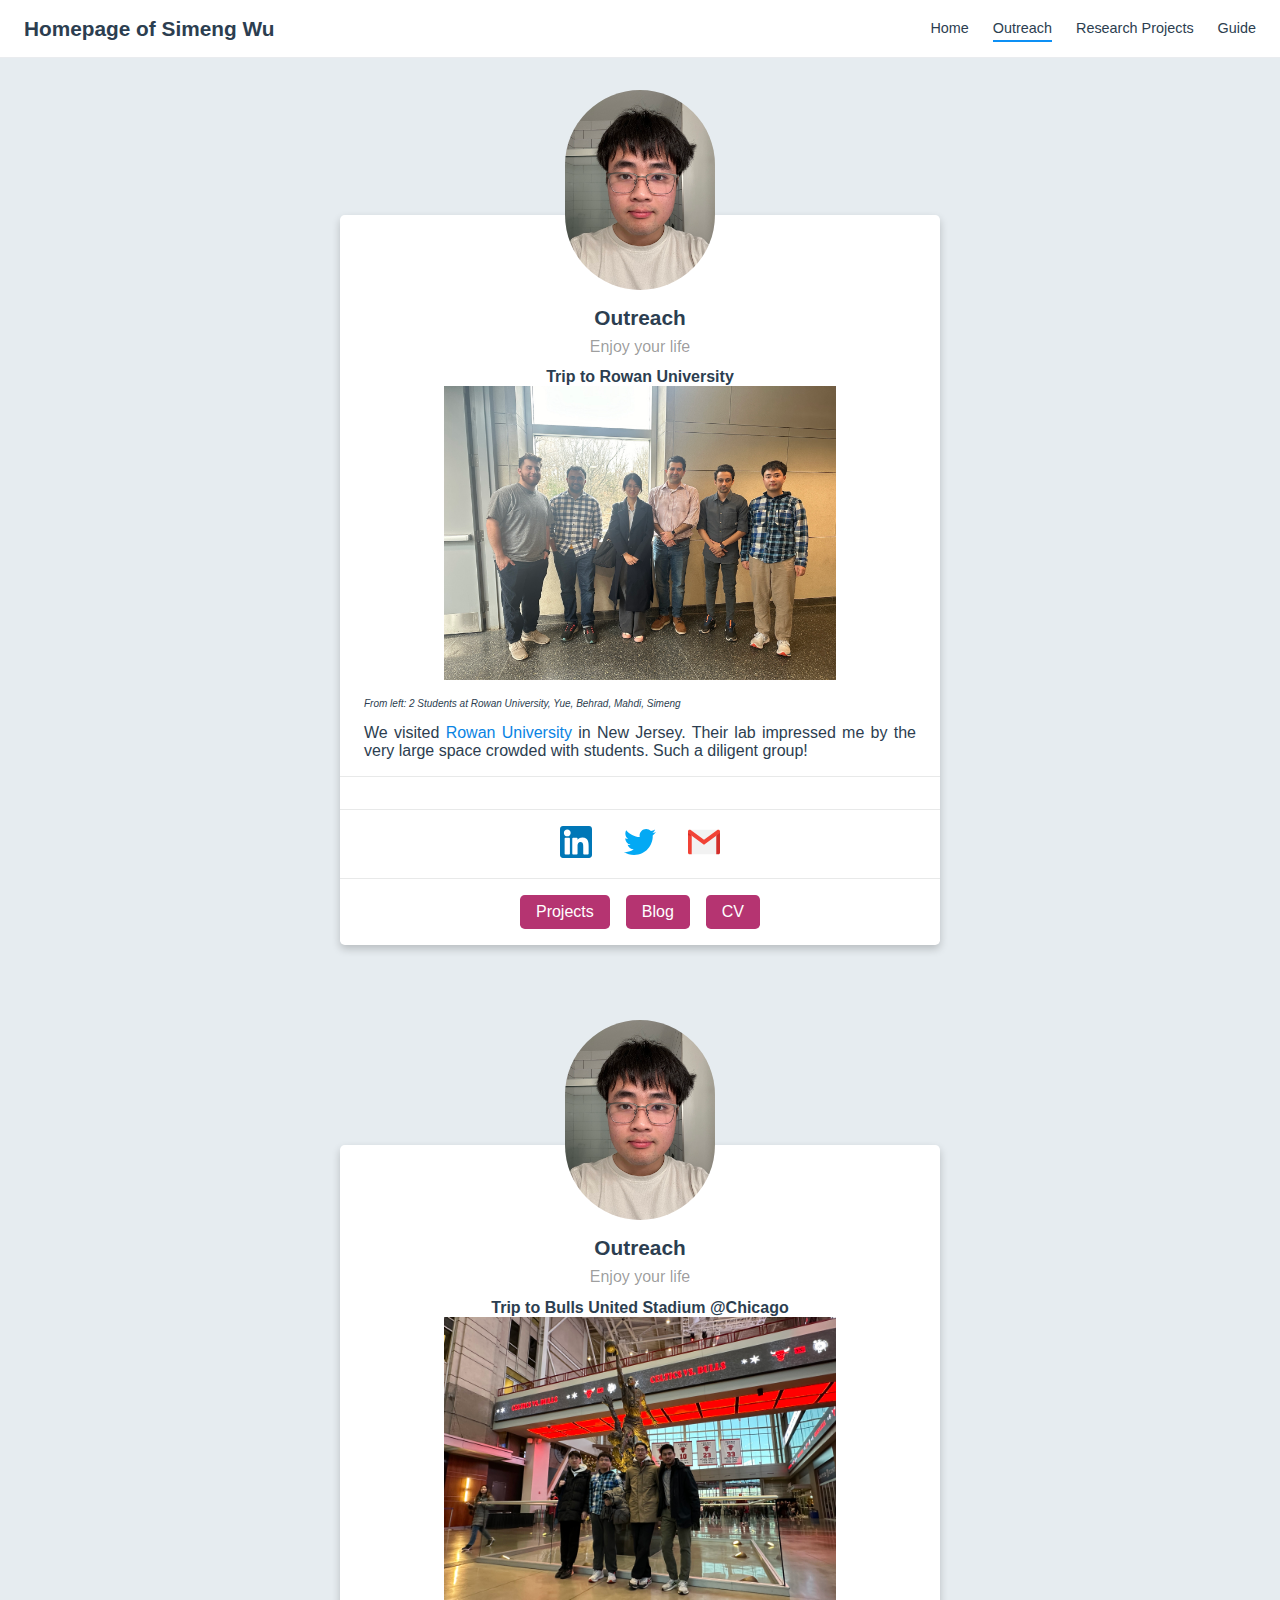
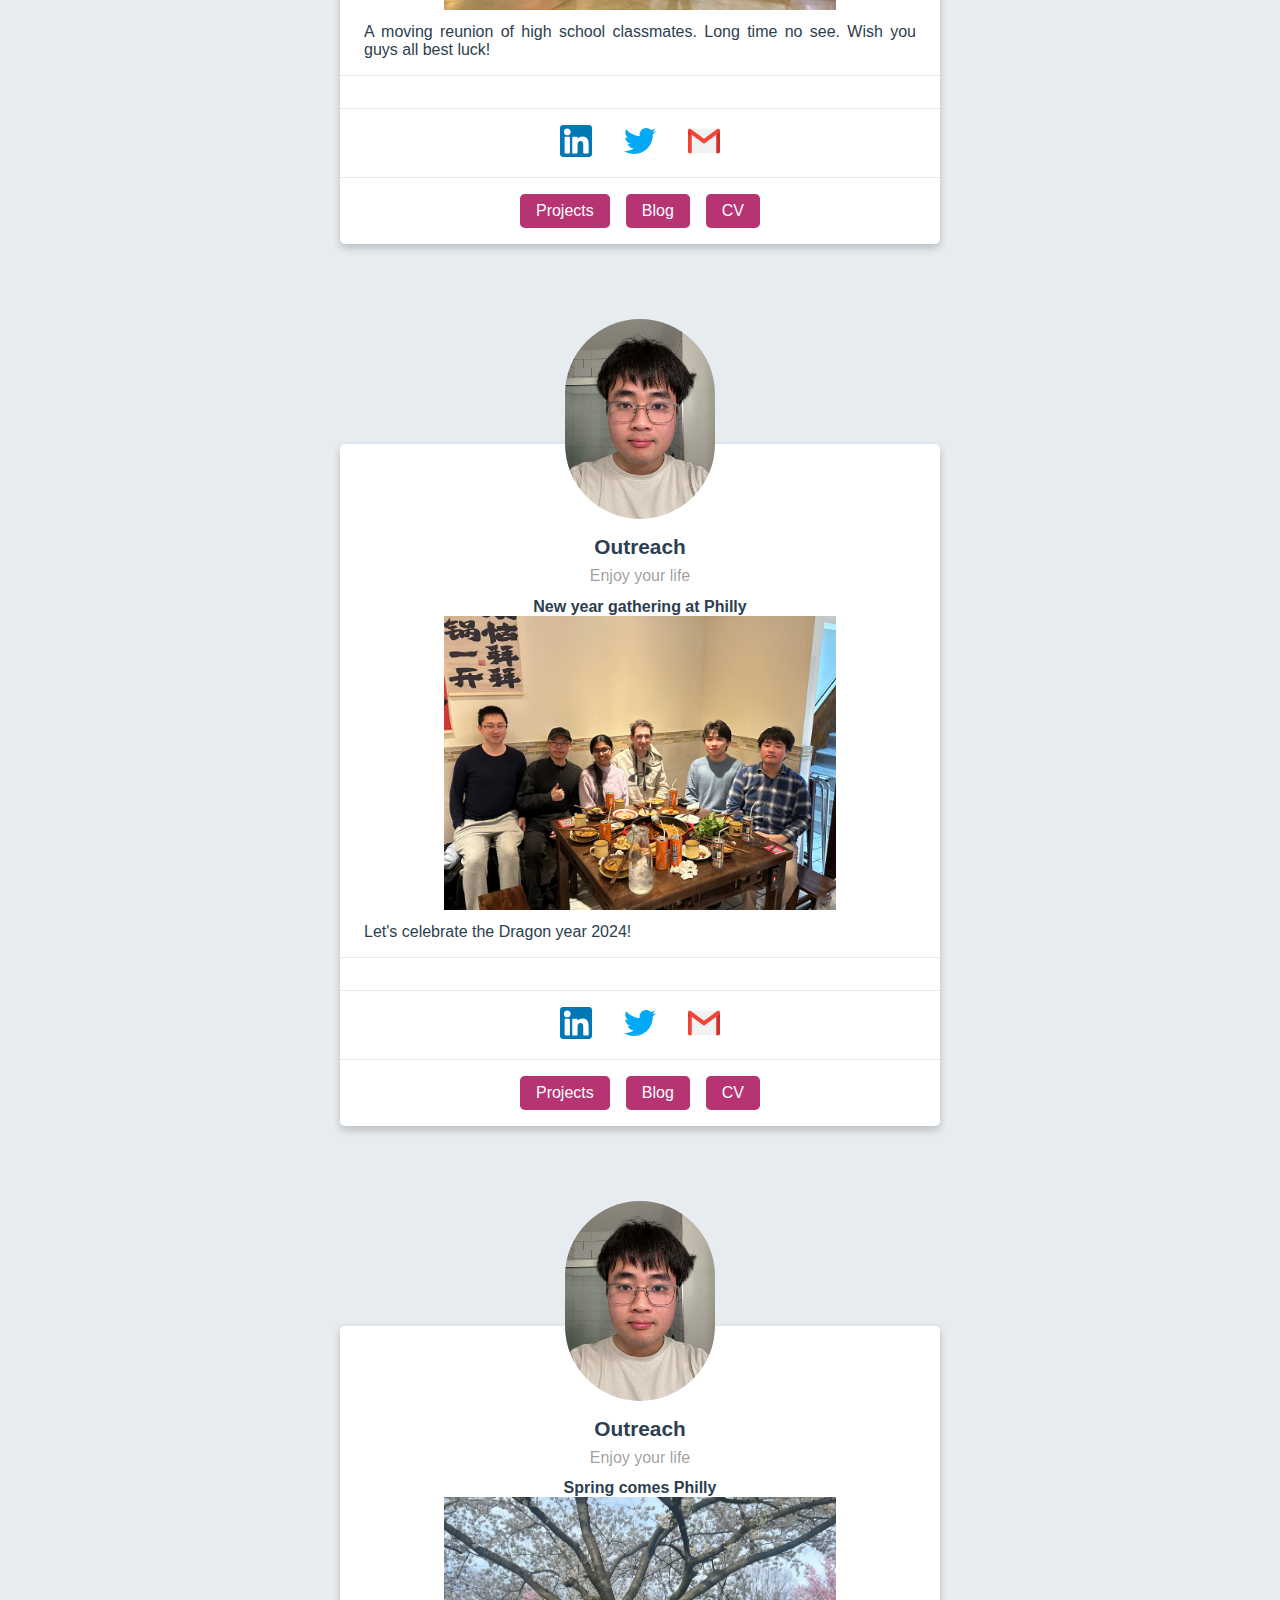
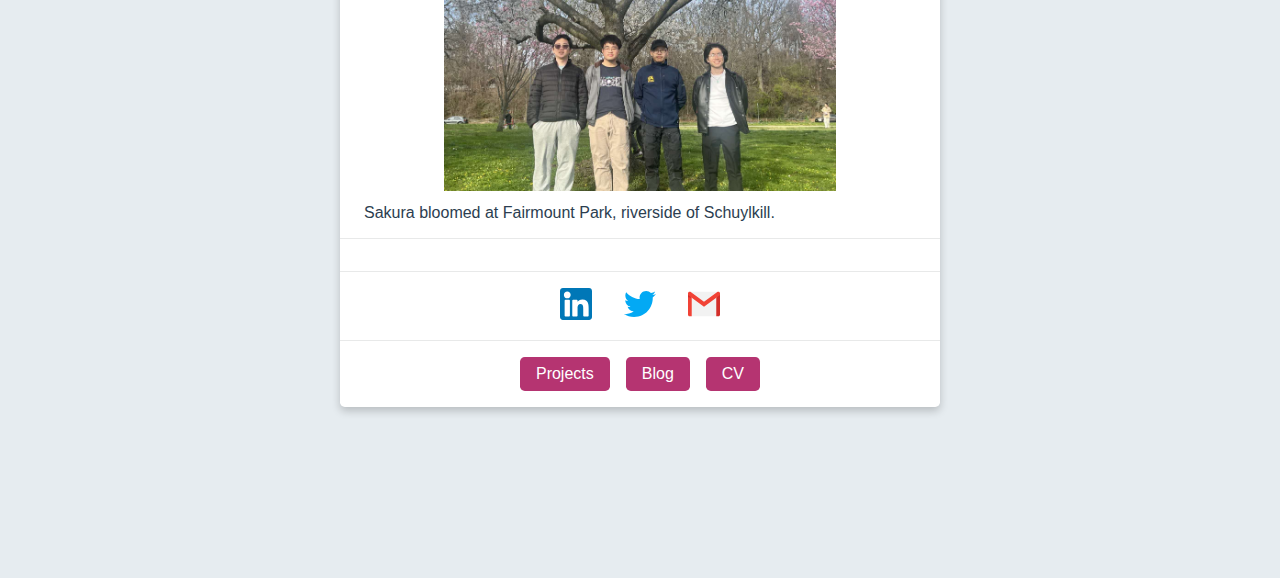
<file: about/index.html>
<!DOCTYPE html>
<html lang="en-US">
  <head>
    <meta charset="utf-8">
    <meta name="viewport" content="width=device-width,initial-scale=1">
    <title>Homepage of Simeng Wu</title>
    <meta name="description" content="The biography and information about me.">
    <link rel="icon" href="/logo.png">
    
    <link rel="preload" href="/assets/css/0.styles.489d24ff.css" as="style"><link rel="preload" href="/assets/js/app.bd6c2324.js" as="script"><link rel="preload" href="/assets/js/2.ebb2cd9c.js" as="script"><link rel="preload" href="/assets/js/8.67e32953.js" as="script"><link rel="preload" href="/assets/js/3.06951db2.js" as="script"><link rel="prefetch" href="/assets/js/10.23a08a59.js"><link rel="prefetch" href="/assets/js/11.86bde3cb.js"><link rel="prefetch" href="/assets/js/12.71c65d4a.js"><link rel="prefetch" href="/assets/js/13.ea43d1b1.js"><link rel="prefetch" href="/assets/js/14.e5466712.js"><link rel="prefetch" href="/assets/js/15.3d1064e9.js"><link rel="prefetch" href="/assets/js/16.cf9fee51.js"><link rel="prefetch" href="/assets/js/4.9dccd740.js"><link rel="prefetch" href="/assets/js/5.54adec9b.js"><link rel="prefetch" href="/assets/js/6.67793f9c.js"><link rel="prefetch" href="/assets/js/7.d0f1623d.js"><link rel="prefetch" href="/assets/js/9.004f7022.js">
    <link rel="stylesheet" href="/assets/css/0.styles.489d24ff.css">
  </head>
  <body>
    <div id="app" data-server-rendered="true"><div class="theme-container no-sidebar about-page"><header class="navbar"><div class="sidebar-button"><svg xmlns="http://www.w3.org/2000/svg" aria-hidden="true" role="img" viewBox="0 0 448 512" class="icon"><path fill="currentColor" d="M436 124H12c-6.627 0-12-5.373-12-12V80c0-6.627 5.373-12 12-12h424c6.627 0 12 5.373 12 12v32c0 6.627-5.373 12-12 12zm0 160H12c-6.627 0-12-5.373-12-12v-32c0-6.627 5.373-12 12-12h424c6.627 0 12 5.373 12 12v32c0 6.627-5.373 12-12 12zm0 160H12c-6.627 0-12-5.373-12-12v-32c0-6.627 5.373-12 12-12h424c6.627 0 12 5.373 12 12v32c0 6.627-5.373 12-12 12z"></path></svg></div> <a href="/" class="home-link router-link-active"><!----> <span class="site-name">Homepage of Simeng Wu</span></a> <div class="links"><!----> <nav class="nav-links can-hide"><div class="nav-item"><a href="/" class="nav-link">Home</a></div><div class="nav-item"><a href="/about/" class="nav-link router-link-exact-active router-link-active">Outreach</a></div><div class="nav-item"><a href="/projects/" class="nav-link">Research Projects</a></div><div class="nav-item"><a href="/guide/" class="nav-link">Guide</a></div> <!----></nav></div></header> <div class="sidebar-mask"></div> <aside class="sidebar"><nav class="nav-links"><div class="nav-item"><a href="/" class="nav-link">Home</a></div><div class="nav-item"><a href="/about/" class="nav-link router-link-exact-active router-link-active">Outreach</a></div><div class="nav-item"><a href="/projects/" class="nav-link">Research Projects</a></div><div class="nav-item"><a href="/guide/" class="nav-link">Guide</a></div> <!----></nav>  <!----> </aside> <main class="page"> <div class="theme-default-content content__default"><div class="about-card"><div class="avatar"><img src="/selfie.jpg" alt></div> <div class="card"><div class="bio"><div class="head"><span>
          Outreach
        </span></div> <div class="info"><span>
          Enjoy your life
        </span></div> <div class="description"><p align="center"><b>Trip to Rowan University</b></p> <img src="/outreach/rowan.JPG" alt="Descriptive Alt Text" width="391.72" height="293.8" style="display:block;margin-left:auto;margin-right:auto;"> <p><span style="font-size:10px;"><em>From left: 2 Students at Rowan University, Yue, Behrad, Mahdi, Simeng</em></span></p> <p>We visited <a href="https://en.wikipedia.org/wiki/Hogwarts" target="_blank" rel="noopener noreferrer">Rowan University<svg xmlns="http://www.w3.org/2000/svg" aria-hidden="true" x="0px" y="0px" viewBox="0 0 100 100" width="15" height="15" class="icon outbound"><path fill="currentColor" d="M18.8,85.1h56l0,0c2.2,0,4-1.8,4-4v-32h-8v28h-48v-48h28v-8h-32l0,0c-2.2,0-4,1.8-4,4v56C14.8,83.3,16.6,85.1,18.8,85.1z"></path> <polygon fill="currentColor" points="45.7,48.7 51.3,54.3 77.2,28.5 77.2,37.2 85.2,37.2 85.2,14.9 62.8,14.9 62.8,22.9 71.5,22.9"></polygon></svg></a> in New Jersey. Their lab impressed me by the very large space crowded with students. Such a diligent group!</p></div></div> <div class="interests"><span>
        
      </span></div> <div class="socials"><div><a href="https://www.linkedin.com/in/simeng-wu-6b093a291/" target="_blank"><img src="/icons/linkedin.svg" alt="linkedin" title="linkedin"></a></div><div><a href="https://twitter.com/simengwu99" target="_blank"><img src="/icons/twitter.svg" alt="twitter" title="twitter"></a></div><div><a href="sw3493@drexel.edu" target="_blank"><img src="/icons/email.svg" alt="email" title="email"></a></div></div> <div class="actions"><div><a href="/projects/" target="" class="button">
          Projects
        </a></div><div><a href="https://github.com/mtobeiyf" target="_blank" class="button">
          Blog
        </a></div><div><a href="/article/" target="" class="button">
          CV
        </a></div></div></div></div> <div class="about-card"><div class="avatar"><img src="/selfie.jpg" alt></div> <div class="card"><div class="bio"><div class="head"><span>
          Outreach
        </span></div> <div class="info"><span>
          Enjoy your life
        </span></div> <div class="description"><p align="center"><b>Trip to Bulls United Stadium @Chicago</b></p> <img src="/outreach/bulls.jpg" alt="Descriptive Alt Text" width="391.72" height="293.8" style="display:block;margin-left:auto;margin-right:auto;"> <p>A moving reunion of high school classmates. Long time no see. Wish you guys all best luck!</p></div></div> <div class="interests"><span>
        
      </span></div> <div class="socials"><div><a href="https://www.linkedin.com/in/simeng-wu-6b093a291/" target="_blank"><img src="/icons/linkedin.svg" alt="linkedin" title="linkedin"></a></div><div><a href="https://twitter.com/simengwu99" target="_blank"><img src="/icons/twitter.svg" alt="twitter" title="twitter"></a></div><div><a href="sw3493@drexel.edu" target="_blank"><img src="/icons/email.svg" alt="email" title="email"></a></div></div> <div class="actions"><div><a href="/projects/" target="" class="button">
          Projects
        </a></div><div><a href="https://github.com/mtobeiyf" target="_blank" class="button">
          Blog
        </a></div><div><a href="/article/" target="" class="button">
          CV
        </a></div></div></div></div> <div class="about-card"><div class="avatar"><img src="/selfie.jpg" alt></div> <div class="card"><div class="bio"><div class="head"><span>
          Outreach
        </span></div> <div class="info"><span>
          Enjoy your life
        </span></div> <div class="description"><p align="center"><b>New year gathering at Philly</b></p> <img src="/outreach/dragonnewyear.jpg" alt="Descriptive Alt Text" width="391.72" height="293.8" style="display:block;margin-left:auto;margin-right:auto;"> <p>Let's celebrate the Dragon year 2024!</p></div></div> <div class="interests"><span>
        
      </span></div> <div class="socials"><div><a href="https://www.linkedin.com/in/simeng-wu-6b093a291/" target="_blank"><img src="/icons/linkedin.svg" alt="linkedin" title="linkedin"></a></div><div><a href="https://twitter.com/simengwu99" target="_blank"><img src="/icons/twitter.svg" alt="twitter" title="twitter"></a></div><div><a href="sw3493@drexel.edu" target="_blank"><img src="/icons/email.svg" alt="email" title="email"></a></div></div> <div class="actions"><div><a href="/projects/" target="" class="button">
          Projects
        </a></div><div><a href="https://github.com/mtobeiyf" target="_blank" class="button">
          Blog
        </a></div><div><a href="/article/" target="" class="button">
          CV
        </a></div></div></div></div> <div class="about-card"><div class="avatar"><img src="/selfie.jpg" alt></div> <div class="card"><div class="bio"><div class="head"><span>
          Outreach
        </span></div> <div class="info"><span>
          Enjoy your life
        </span></div> <div class="description"><p align="center"><b>Spring comes Philly</b></p> <img src="/outreach/fairmont.JPG" alt="Descriptive Alt Text" width="391.72" height="293.8" style="display:block;margin-left:auto;margin-right:auto;"> <p>Sakura bloomed at Fairmount Park, riverside of Schuylkill.</p></div></div> <div class="interests"><span>
        
      </span></div> <div class="socials"><div><a href="https://www.linkedin.com/in/simeng-wu-6b093a291/" target="_blank"><img src="/icons/linkedin.svg" alt="linkedin" title="linkedin"></a></div><div><a href="https://twitter.com/simengwu99" target="_blank"><img src="/icons/twitter.svg" alt="twitter" title="twitter"></a></div><div><a href="sw3493@drexel.edu" target="_blank"><img src="/icons/email.svg" alt="email" title="email"></a></div></div> <div class="actions"><div><a href="/projects/" target="" class="button">
          Projects
        </a></div><div><a href="https://github.com/mtobeiyf" target="_blank" class="button">
          Blog
        </a></div><div><a href="/article/" target="" class="button">
          CV
        </a></div></div></div></div></div> <footer class="page-edit"><!----> <div class="last-updated"><span class="prefix">Last Updated:</span> <span class="time">1/2/2020, 11:57:27 PM</span></div></footer> <!----> </main></div><div class="global-ui"></div></div>
    <script src="/assets/js/app.bd6c2324.js" defer></script><script src="/assets/js/2.ebb2cd9c.js" defer></script><script src="/assets/js/8.67e32953.js" defer></script><script src="/assets/js/3.06951db2.js" defer></script>
  </body>
</html>
</file>
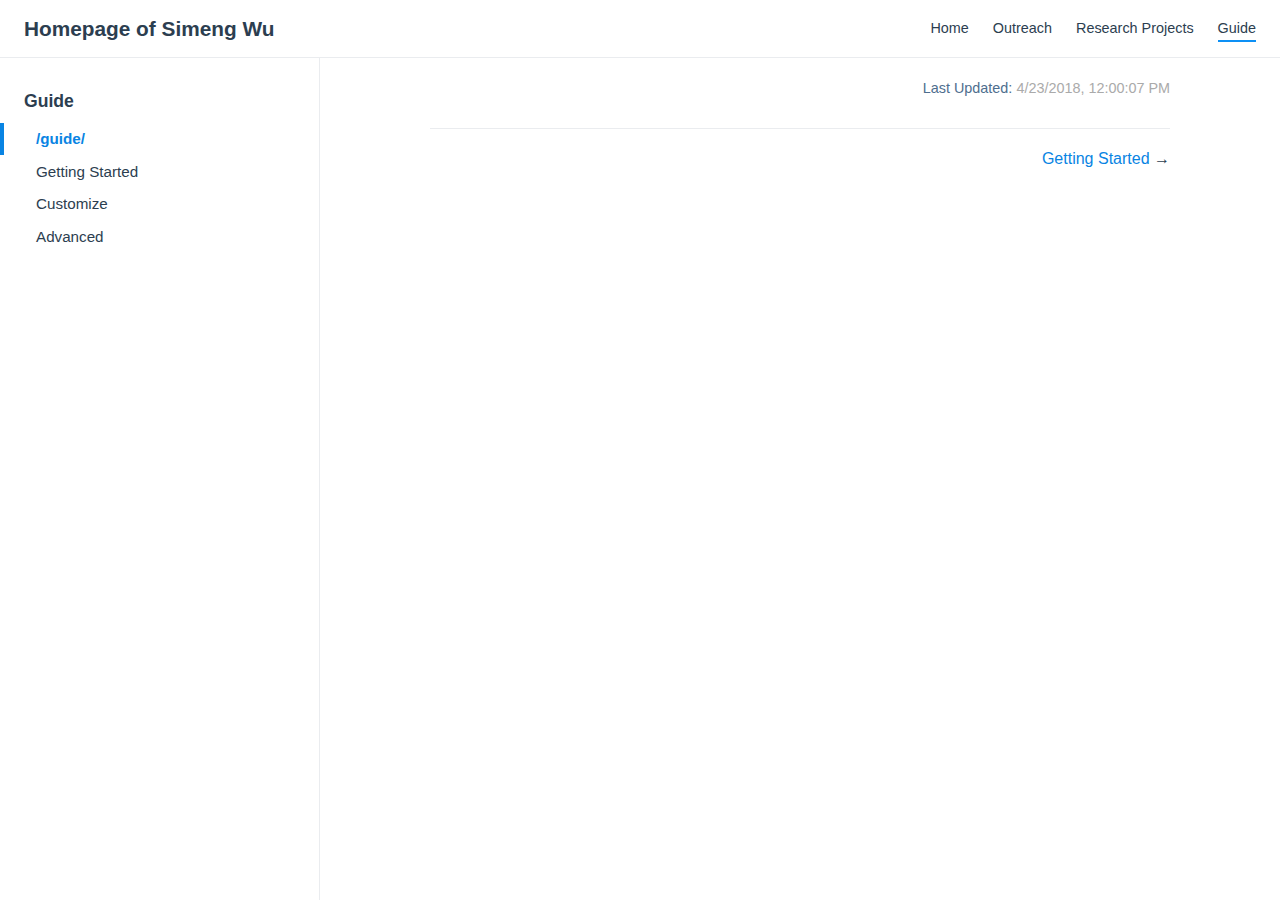
<file: guide/index.html>
<!DOCTYPE html>
<html lang="en-US">
  <head>
    <meta charset="utf-8">
    <meta name="viewport" content="width=device-width,initial-scale=1">
    <title>Homepage of Simeng Wu</title>
    <meta name="description" content="The description of the site.">
    <link rel="icon" href="/logo.png">
    
    <link rel="preload" href="/assets/css/0.styles.489d24ff.css" as="style"><link rel="preload" href="/assets/js/app.bd6c2324.js" as="script"><link rel="preload" href="/assets/js/2.ebb2cd9c.js" as="script"><link rel="preload" href="/assets/js/12.71c65d4a.js" as="script"><link rel="prefetch" href="/assets/js/10.23a08a59.js"><link rel="prefetch" href="/assets/js/11.86bde3cb.js"><link rel="prefetch" href="/assets/js/13.ea43d1b1.js"><link rel="prefetch" href="/assets/js/14.e5466712.js"><link rel="prefetch" href="/assets/js/15.3d1064e9.js"><link rel="prefetch" href="/assets/js/16.cf9fee51.js"><link rel="prefetch" href="/assets/js/3.06951db2.js"><link rel="prefetch" href="/assets/js/4.9dccd740.js"><link rel="prefetch" href="/assets/js/5.54adec9b.js"><link rel="prefetch" href="/assets/js/6.67793f9c.js"><link rel="prefetch" href="/assets/js/7.d0f1623d.js"><link rel="prefetch" href="/assets/js/8.67e32953.js"><link rel="prefetch" href="/assets/js/9.004f7022.js">
    <link rel="stylesheet" href="/assets/css/0.styles.489d24ff.css">
  </head>
  <body>
    <div id="app" data-server-rendered="true"><div class="theme-container"><header class="navbar"><div class="sidebar-button"><svg xmlns="http://www.w3.org/2000/svg" aria-hidden="true" role="img" viewBox="0 0 448 512" class="icon"><path fill="currentColor" d="M436 124H12c-6.627 0-12-5.373-12-12V80c0-6.627 5.373-12 12-12h424c6.627 0 12 5.373 12 12v32c0 6.627-5.373 12-12 12zm0 160H12c-6.627 0-12-5.373-12-12v-32c0-6.627 5.373-12 12-12h424c6.627 0 12 5.373 12 12v32c0 6.627-5.373 12-12 12zm0 160H12c-6.627 0-12-5.373-12-12v-32c0-6.627 5.373-12 12-12h424c6.627 0 12 5.373 12 12v32c0 6.627-5.373 12-12 12z"></path></svg></div> <a href="/" class="home-link router-link-active"><!----> <span class="site-name">Homepage of Simeng Wu</span></a> <div class="links"><!----> <nav class="nav-links can-hide"><div class="nav-item"><a href="/" class="nav-link">Home</a></div><div class="nav-item"><a href="/about/" class="nav-link">Outreach</a></div><div class="nav-item"><a href="/projects/" class="nav-link">Research Projects</a></div><div class="nav-item"><a href="/guide/" class="nav-link router-link-exact-active router-link-active">Guide</a></div> <!----></nav></div></header> <div class="sidebar-mask"></div> <aside class="sidebar"><nav class="nav-links"><div class="nav-item"><a href="/" class="nav-link">Home</a></div><div class="nav-item"><a href="/about/" class="nav-link">Outreach</a></div><div class="nav-item"><a href="/projects/" class="nav-link">Research Projects</a></div><div class="nav-item"><a href="/guide/" class="nav-link router-link-exact-active router-link-active">Guide</a></div> <!----></nav>  <ul class="sidebar-links"><li><section class="sidebar-group depth-0"><p class="sidebar-heading open"><span>Guide</span> <!----></p> <ul class="sidebar-links sidebar-group-items"><li><a href="/guide/" class="active sidebar-link">/guide/</a></li><li><a href="/guide/getting-started.html" class="sidebar-link">Getting Started</a></li><li><a href="/guide/customize.html" class="sidebar-link">Customize</a></li><li><a href="/guide/advanced.html" class="sidebar-link">Advanced</a></li></ul></section></li></ul> </aside> <main class="page"> <div class="theme-default-content content__default"></div> <footer class="page-edit"><!----> <div class="last-updated"><span class="prefix">Last Updated:</span> <span class="time">4/23/2018, 12:00:07 PM</span></div></footer> <div class="page-nav"><p class="inner"><!----> <span class="next"><a href="/guide/getting-started.html">Getting Started</a>
      →
    </span></p></div> </main></div><div class="global-ui"></div></div>
    <script src="/assets/js/app.bd6c2324.js" defer></script><script src="/assets/js/2.ebb2cd9c.js" defer></script><script src="/assets/js/12.71c65d4a.js" defer></script>
  </body>
</html>
</file>
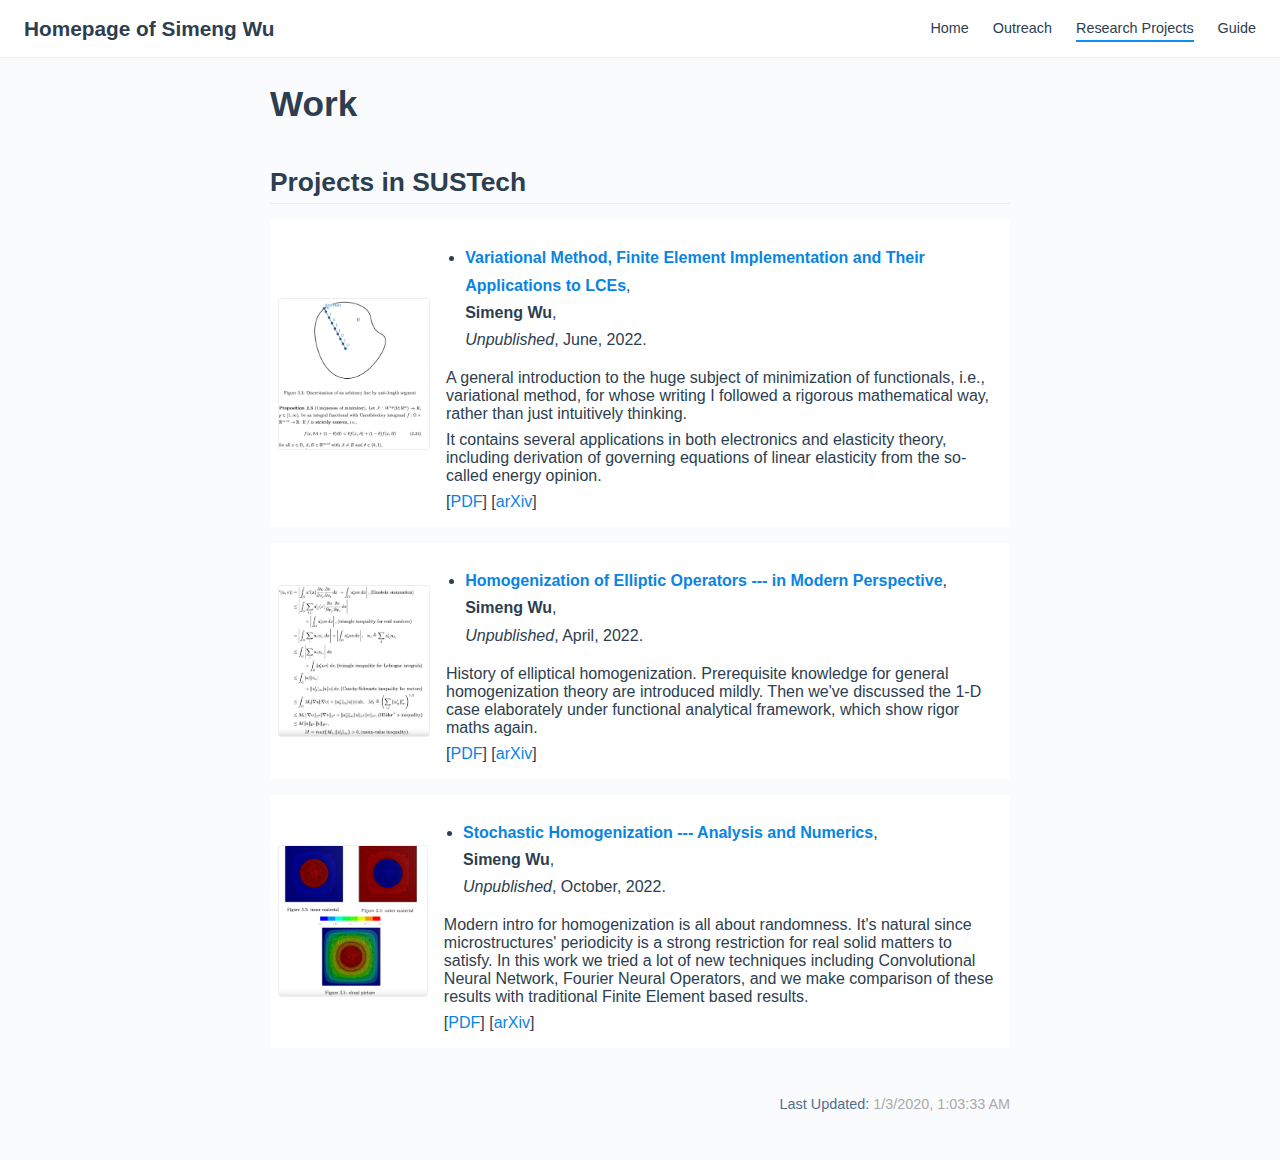
<file: projects/index.html>
<!DOCTYPE html>
<html lang="en-US">
  <head>
    <meta charset="utf-8">
    <meta name="viewport" content="width=device-width,initial-scale=1">
    <title>Work | Homepage of Simeng Wu</title>
    <meta name="description" content="The description of the site.">
    <link rel="icon" href="/logo.png">
    
    <link rel="preload" href="/assets/css/0.styles.cc527c29.css" as="style"><link rel="preload" href="/assets/js/app.9fcf5201.js" as="script"><link rel="preload" href="/assets/js/2.ebb2cd9c.js" as="script"><link rel="preload" href="/assets/js/9.73ac772f.js" as="script"><link rel="preload" href="/assets/js/5.5e8d944e.js" as="script"><link rel="prefetch" href="/assets/js/10.23a08a59.js"><link rel="prefetch" href="/assets/js/11.7f446b4d.js"><link rel="prefetch" href="/assets/js/12.0d6263ec.js"><link rel="prefetch" href="/assets/js/13.9dc92aa7.js"><link rel="prefetch" href="/assets/js/14.843b30e7.js"><link rel="prefetch" href="/assets/js/15.33285863.js"><link rel="prefetch" href="/assets/js/16.cf9fee51.js"><link rel="prefetch" href="/assets/js/3.06951db2.js"><link rel="prefetch" href="/assets/js/4.e9b9548c.js"><link rel="prefetch" href="/assets/js/6.67793f9c.js"><link rel="prefetch" href="/assets/js/7.e346db16.js"><link rel="prefetch" href="/assets/js/8.7da0820a.js">
    <link rel="stylesheet" href="/assets/css/0.styles.cc527c29.css">
  </head>
  <body>
    <div id="app" data-server-rendered="true"><div class="theme-container no-sidebar projects-page"><header class="navbar"><div class="sidebar-button"><svg xmlns="http://www.w3.org/2000/svg" aria-hidden="true" role="img" viewBox="0 0 448 512" class="icon"><path fill="currentColor" d="M436 124H12c-6.627 0-12-5.373-12-12V80c0-6.627 5.373-12 12-12h424c6.627 0 12 5.373 12 12v32c0 6.627-5.373 12-12 12zm0 160H12c-6.627 0-12-5.373-12-12v-32c0-6.627 5.373-12 12-12h424c6.627 0 12 5.373 12 12v32c0 6.627-5.373 12-12 12zm0 160H12c-6.627 0-12-5.373-12-12v-32c0-6.627 5.373-12 12-12h424c6.627 0 12 5.373 12 12v32c0 6.627-5.373 12-12 12z"></path></svg></div> <a href="/" class="home-link router-link-active"><!----> <span class="site-name">Homepage of Simeng Wu</span></a> <div class="links"><!----> <nav class="nav-links can-hide"><div class="nav-item"><a href="/" class="nav-link">Home</a></div><div class="nav-item"><a href="/about/" class="nav-link">Outreach</a></div><div class="nav-item"><a href="/projects/" class="nav-link router-link-exact-active router-link-active">Research Projects</a></div><div class="nav-item"><a href="/guide/" class="nav-link">Guide</a></div> <!----></nav></div></header> <div class="sidebar-mask"></div> <aside class="sidebar"><nav class="nav-links"><div class="nav-item"><a href="/" class="nav-link">Home</a></div><div class="nav-item"><a href="/about/" class="nav-link">Outreach</a></div><div class="nav-item"><a href="/projects/" class="nav-link router-link-exact-active router-link-active">Research Projects</a></div><div class="nav-item"><a href="/guide/" class="nav-link">Guide</a></div> <!----></nav>  <!----> </aside> <main class="page"> <div class="theme-default-content content__default"><h1 id="work">Work</h1> <h2 id="projects-in-sustech">Projects in SUSTech</h2> <div class="md-card"><div class="card-image"><img src="/projects/variationalmethod.png" alt></div> <div class="card-content"><ul><li><a href="https://github.com/simon596/MoonLight-s-Research/blob/main/Variational%20Methods/elementary%20variational%20method.pdf" target="_blank" rel="noopener noreferrer"><strong>Variational Method, Finite Element Implementation and Their Applications to LCEs</strong><svg xmlns="http://www.w3.org/2000/svg" aria-hidden="true" x="0px" y="0px" viewBox="0 0 100 100" width="15" height="15" class="icon outbound"><path fill="currentColor" d="M18.8,85.1h56l0,0c2.2,0,4-1.8,4-4v-32h-8v28h-48v-48h28v-8h-32l0,0c-2.2,0-4,1.8-4,4v56C14.8,83.3,16.6,85.1,18.8,85.1z"></path> <polygon fill="currentColor" points="45.7,48.7 51.3,54.3 77.2,28.5 77.2,37.2 85.2,37.2 85.2,14.9 62.8,14.9 62.8,22.9 71.5,22.9"></polygon></svg></a>, <br> <b>Simeng Wu</b>, <br> <em>Unpublished</em>, June, 2022.</li></ul> <p>A general introduction to the huge subject of minimization of functionals, i.e., variational method, for whose writing I followed a rigorous mathematical way, rather than just intuitively thinking.</p> <p>It contains several applications in both electronics and elasticity theory, including derivation of governing equations of linear elasticity from the so-called energy opinion.</p> <p>[<a href="https://github.com/simon596/MoonLight-s-Research/blob/main/Variational%20Methods/elementary%20variational%20method.pdf" target="_blank" rel="noopener noreferrer">PDF<svg xmlns="http://www.w3.org/2000/svg" aria-hidden="true" x="0px" y="0px" viewBox="0 0 100 100" width="15" height="15" class="icon outbound"><path fill="currentColor" d="M18.8,85.1h56l0,0c2.2,0,4-1.8,4-4v-32h-8v28h-48v-48h28v-8h-32l0,0c-2.2,0-4,1.8-4,4v56C14.8,83.3,16.6,85.1,18.8,85.1z"></path> <polygon fill="currentColor" points="45.7,48.7 51.3,54.3 77.2,28.5 77.2,37.2 85.2,37.2 85.2,14.9 62.8,14.9 62.8,22.9 71.5,22.9"></polygon></svg></a>] [<a href="http://www.404notfound.com/" target="_blank" rel="noopener noreferrer">arXiv<svg xmlns="http://www.w3.org/2000/svg" aria-hidden="true" x="0px" y="0px" viewBox="0 0 100 100" width="15" height="15" class="icon outbound"><path fill="currentColor" d="M18.8,85.1h56l0,0c2.2,0,4-1.8,4-4v-32h-8v28h-48v-48h28v-8h-32l0,0c-2.2,0-4,1.8-4,4v56C14.8,83.3,16.6,85.1,18.8,85.1z"></path> <polygon fill="currentColor" points="45.7,48.7 51.3,54.3 77.2,28.5 77.2,37.2 85.2,37.2 85.2,14.9 62.8,14.9 62.8,22.9 71.5,22.9"></polygon></svg></a>]</p></div></div> <div class="md-card"><div class="card-image"><img src="/projects/period_homo.png" alt></div> <div class="card-content"><ul><li><a href="https://github.com/simon596/MoonLight-s-Research/blob/main/Homogenization/periodic_homoge.pdf" target="_blank" rel="noopener noreferrer"><strong>Homogenization of Elliptic Operators --- in Modern Perspective</strong><svg xmlns="http://www.w3.org/2000/svg" aria-hidden="true" x="0px" y="0px" viewBox="0 0 100 100" width="15" height="15" class="icon outbound"><path fill="currentColor" d="M18.8,85.1h56l0,0c2.2,0,4-1.8,4-4v-32h-8v28h-48v-48h28v-8h-32l0,0c-2.2,0-4,1.8-4,4v56C14.8,83.3,16.6,85.1,18.8,85.1z"></path> <polygon fill="currentColor" points="45.7,48.7 51.3,54.3 77.2,28.5 77.2,37.2 85.2,37.2 85.2,14.9 62.8,14.9 62.8,22.9 71.5,22.9"></polygon></svg></a>, <br> <b>Simeng Wu</b>, <br> <em>Unpublished</em>, April, 2022.</li></ul> <p>History of elliptical homogenization. Prerequisite knowledge for general homogenization theory are introduced mildly. Then we've discussed the 1-D case elaborately under functional analytical framework, which show rigor maths again.</p> <p>[<a href="https://github.com/simon596/MoonLight-s-Research/blob/main/Homogenization/periodic_homoge.pdf" target="_blank" rel="noopener noreferrer">PDF<svg xmlns="http://www.w3.org/2000/svg" aria-hidden="true" x="0px" y="0px" viewBox="0 0 100 100" width="15" height="15" class="icon outbound"><path fill="currentColor" d="M18.8,85.1h56l0,0c2.2,0,4-1.8,4-4v-32h-8v28h-48v-48h28v-8h-32l0,0c-2.2,0-4,1.8-4,4v56C14.8,83.3,16.6,85.1,18.8,85.1z"></path> <polygon fill="currentColor" points="45.7,48.7 51.3,54.3 77.2,28.5 77.2,37.2 85.2,37.2 85.2,14.9 62.8,14.9 62.8,22.9 71.5,22.9"></polygon></svg></a>]  [<a href="http://www.404notfound.com/" target="_blank" rel="noopener noreferrer">arXiv<svg xmlns="http://www.w3.org/2000/svg" aria-hidden="true" x="0px" y="0px" viewBox="0 0 100 100" width="15" height="15" class="icon outbound"><path fill="currentColor" d="M18.8,85.1h56l0,0c2.2,0,4-1.8,4-4v-32h-8v28h-48v-48h28v-8h-32l0,0c-2.2,0-4,1.8-4,4v56C14.8,83.3,16.6,85.1,18.8,85.1z"></path> <polygon fill="currentColor" points="45.7,48.7 51.3,54.3 77.2,28.5 77.2,37.2 85.2,37.2 85.2,14.9 62.8,14.9 62.8,22.9 71.5,22.9"></polygon></svg></a>]</p></div></div> <div class="md-card"><div class="card-image"><img src="/projects/random_homo.png" alt></div> <div class="card-content"><ul><li><a href="https://github.com/simon596/MoonLight-s-Research/blob/main/Homogenization/random_homoge.pdf" target="_blank" rel="noopener noreferrer"><strong>Stochastic Homogenization --- Analysis and Numerics</strong><svg xmlns="http://www.w3.org/2000/svg" aria-hidden="true" x="0px" y="0px" viewBox="0 0 100 100" width="15" height="15" class="icon outbound"><path fill="currentColor" d="M18.8,85.1h56l0,0c2.2,0,4-1.8,4-4v-32h-8v28h-48v-48h28v-8h-32l0,0c-2.2,0-4,1.8-4,4v56C14.8,83.3,16.6,85.1,18.8,85.1z"></path> <polygon fill="currentColor" points="45.7,48.7 51.3,54.3 77.2,28.5 77.2,37.2 85.2,37.2 85.2,14.9 62.8,14.9 62.8,22.9 71.5,22.9"></polygon></svg></a>, <br> <b>Simeng Wu</b>, <br> <em>Unpublished</em>, October, 2022.</li></ul> <p>Modern intro for homogenization is all about randomness. It's natural since microstructures' periodicity is a strong restriction for real solid matters to satisfy. In this work we tried a lot of new techniques including Convolutional Neural Network, Fourier Neural Operators, and we make comparison of these results with traditional Finite Element based results.</p> <p>[<a href="https://github.com/simon596/MoonLight-s-Research/blob/main/Homogenization/random_homoge.pdf" target="_blank" rel="noopener noreferrer">PDF<svg xmlns="http://www.w3.org/2000/svg" aria-hidden="true" x="0px" y="0px" viewBox="0 0 100 100" width="15" height="15" class="icon outbound"><path fill="currentColor" d="M18.8,85.1h56l0,0c2.2,0,4-1.8,4-4v-32h-8v28h-48v-48h28v-8h-32l0,0c-2.2,0-4,1.8-4,4v56C14.8,83.3,16.6,85.1,18.8,85.1z"></path> <polygon fill="currentColor" points="45.7,48.7 51.3,54.3 77.2,28.5 77.2,37.2 85.2,37.2 85.2,14.9 62.8,14.9 62.8,22.9 71.5,22.9"></polygon></svg></a>]  [<a href="http://www.404notfound.com/" target="_blank" rel="noopener noreferrer">arXiv<svg xmlns="http://www.w3.org/2000/svg" aria-hidden="true" x="0px" y="0px" viewBox="0 0 100 100" width="15" height="15" class="icon outbound"><path fill="currentColor" d="M18.8,85.1h56l0,0c2.2,0,4-1.8,4-4v-32h-8v28h-48v-48h28v-8h-32l0,0c-2.2,0-4,1.8-4,4v56C14.8,83.3,16.6,85.1,18.8,85.1z"></path> <polygon fill="currentColor" points="45.7,48.7 51.3,54.3 77.2,28.5 77.2,37.2 85.2,37.2 85.2,14.9 62.8,14.9 62.8,22.9 71.5,22.9"></polygon></svg></a>]</p></div></div></div> <footer class="page-edit"><!----> <div class="last-updated"><span class="prefix">Last Updated:</span> <span class="time">1/3/2020, 1:03:33 AM</span></div></footer> <!----> </main></div><div class="global-ui"></div></div>
    <script src="/assets/js/app.9fcf5201.js" defer></script><script src="/assets/js/2.ebb2cd9c.js" defer></script><script src="/assets/js/9.73ac772f.js" defer></script><script src="/assets/js/5.5e8d944e.js" defer></script>
  </body>
</html>
</file>
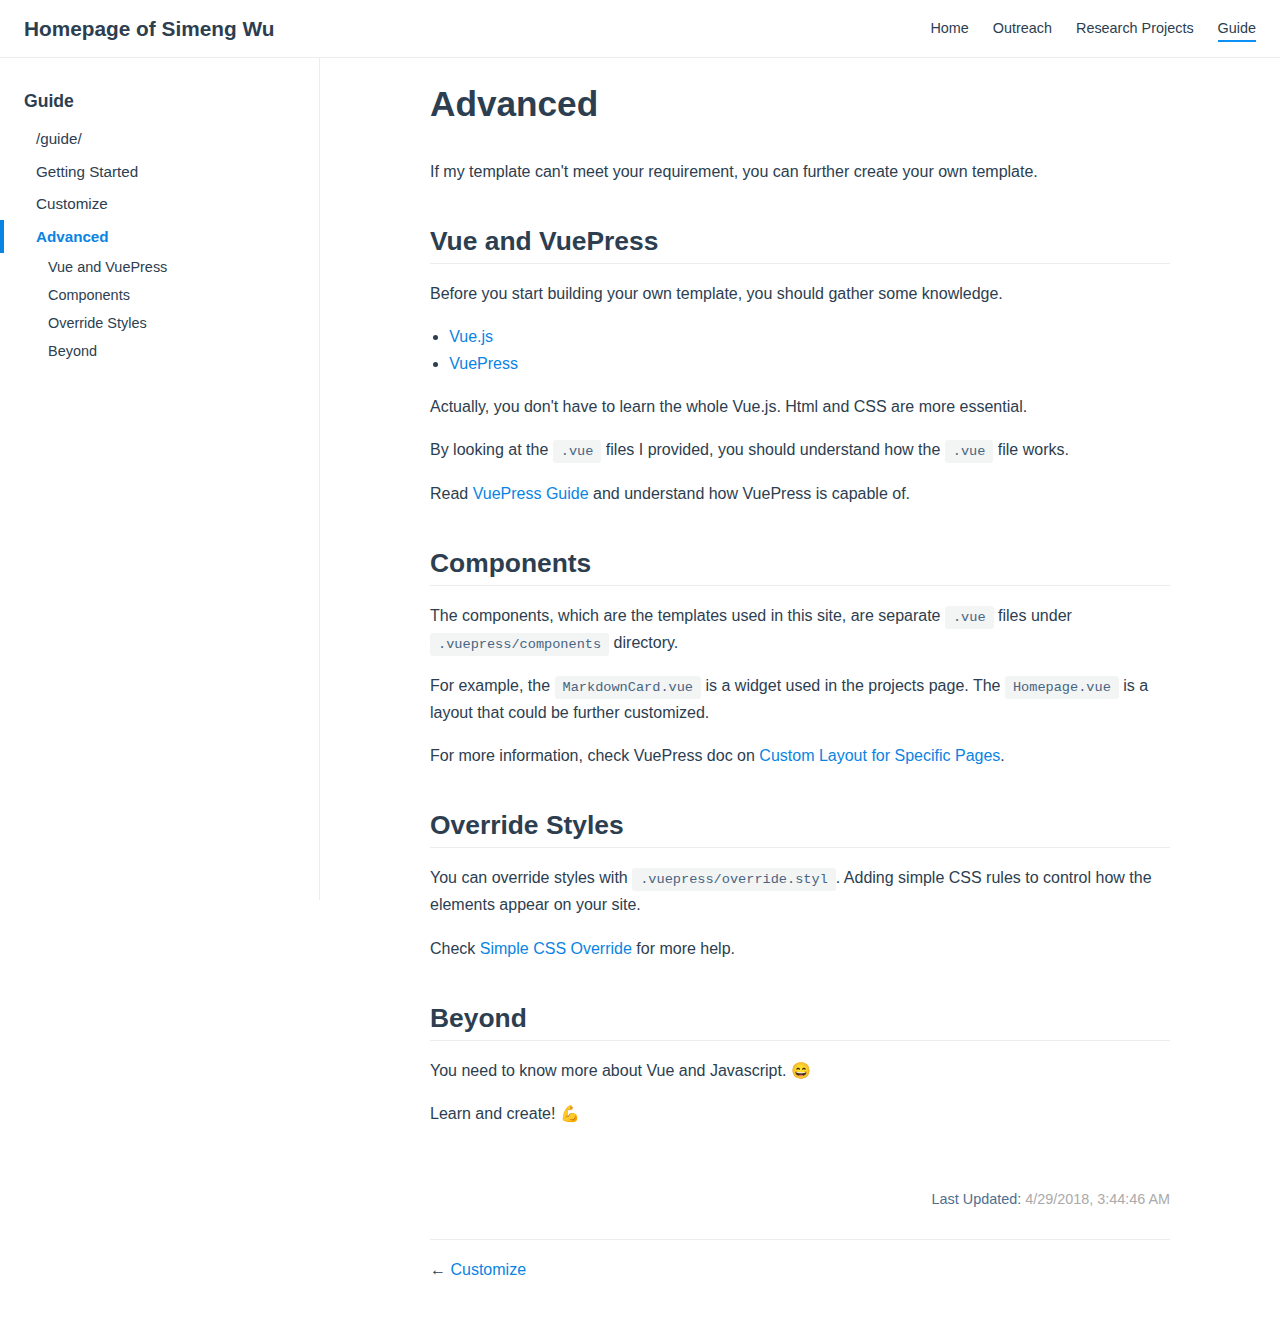
<file: guide/advanced.html>
<!DOCTYPE html>
<html lang="en-US">
  <head>
    <meta charset="utf-8">
    <meta name="viewport" content="width=device-width,initial-scale=1">
    <title>Advanced | Homepage of Simeng Wu</title>
    <meta name="description" content="The description of the site.">
    <link rel="icon" href="/logo.png">
    
    <link rel="preload" href="/assets/css/0.styles.489d24ff.css" as="style"><link rel="preload" href="/assets/js/app.bd6c2324.js" as="script"><link rel="preload" href="/assets/js/2.ebb2cd9c.js" as="script"><link rel="preload" href="/assets/js/13.ea43d1b1.js" as="script"><link rel="prefetch" href="/assets/js/10.23a08a59.js"><link rel="prefetch" href="/assets/js/11.86bde3cb.js"><link rel="prefetch" href="/assets/js/12.71c65d4a.js"><link rel="prefetch" href="/assets/js/14.e5466712.js"><link rel="prefetch" href="/assets/js/15.3d1064e9.js"><link rel="prefetch" href="/assets/js/16.cf9fee51.js"><link rel="prefetch" href="/assets/js/3.06951db2.js"><link rel="prefetch" href="/assets/js/4.9dccd740.js"><link rel="prefetch" href="/assets/js/5.54adec9b.js"><link rel="prefetch" href="/assets/js/6.67793f9c.js"><link rel="prefetch" href="/assets/js/7.d0f1623d.js"><link rel="prefetch" href="/assets/js/8.67e32953.js"><link rel="prefetch" href="/assets/js/9.004f7022.js">
    <link rel="stylesheet" href="/assets/css/0.styles.489d24ff.css">
  </head>
  <body>
    <div id="app" data-server-rendered="true"><div class="theme-container"><header class="navbar"><div class="sidebar-button"><svg xmlns="http://www.w3.org/2000/svg" aria-hidden="true" role="img" viewBox="0 0 448 512" class="icon"><path fill="currentColor" d="M436 124H12c-6.627 0-12-5.373-12-12V80c0-6.627 5.373-12 12-12h424c6.627 0 12 5.373 12 12v32c0 6.627-5.373 12-12 12zm0 160H12c-6.627 0-12-5.373-12-12v-32c0-6.627 5.373-12 12-12h424c6.627 0 12 5.373 12 12v32c0 6.627-5.373 12-12 12zm0 160H12c-6.627 0-12-5.373-12-12v-32c0-6.627 5.373-12 12-12h424c6.627 0 12 5.373 12 12v32c0 6.627-5.373 12-12 12z"></path></svg></div> <a href="/" class="home-link router-link-active"><!----> <span class="site-name">Homepage of Simeng Wu</span></a> <div class="links"><!----> <nav class="nav-links can-hide"><div class="nav-item"><a href="/" class="nav-link">Home</a></div><div class="nav-item"><a href="/about/" class="nav-link">Outreach</a></div><div class="nav-item"><a href="/projects/" class="nav-link">Research Projects</a></div><div class="nav-item"><a href="/guide/" class="nav-link router-link-active">Guide</a></div> <!----></nav></div></header> <div class="sidebar-mask"></div> <aside class="sidebar"><nav class="nav-links"><div class="nav-item"><a href="/" class="nav-link">Home</a></div><div class="nav-item"><a href="/about/" class="nav-link">Outreach</a></div><div class="nav-item"><a href="/projects/" class="nav-link">Research Projects</a></div><div class="nav-item"><a href="/guide/" class="nav-link router-link-active">Guide</a></div> <!----></nav>  <ul class="sidebar-links"><li><section class="sidebar-group depth-0"><p class="sidebar-heading open"><span>Guide</span> <!----></p> <ul class="sidebar-links sidebar-group-items"><li><a href="/guide/" class="sidebar-link">/guide/</a></li><li><a href="/guide/getting-started.html" class="sidebar-link">Getting Started</a></li><li><a href="/guide/customize.html" class="sidebar-link">Customize</a></li><li><a href="/guide/advanced.html" class="active sidebar-link">Advanced</a><ul class="sidebar-sub-headers"><li class="sidebar-sub-header"><a href="/guide/advanced.html#vue-and-vuepress" class="sidebar-link">Vue and VuePress</a></li><li class="sidebar-sub-header"><a href="/guide/advanced.html#components" class="sidebar-link">Components</a></li><li class="sidebar-sub-header"><a href="/guide/advanced.html#override-styles" class="sidebar-link">Override Styles</a></li><li class="sidebar-sub-header"><a href="/guide/advanced.html#beyond" class="sidebar-link">Beyond</a></li></ul></li></ul></section></li></ul> </aside> <main class="page"> <div class="theme-default-content content__default"><h1 id="advanced">Advanced</h1> <p>If my template can't meet your requirement, you can further create your own template.</p> <h2 id="vue-and-vuepress">Vue and VuePress</h2> <p>Before you start building your own template, you should gather some knowledge.</p> <ul><li><a href="https://vuejs.org/" target="_blank" rel="noopener noreferrer">Vue.js<svg xmlns="http://www.w3.org/2000/svg" aria-hidden="true" x="0px" y="0px" viewBox="0 0 100 100" width="15" height="15" class="icon outbound"><path fill="currentColor" d="M18.8,85.1h56l0,0c2.2,0,4-1.8,4-4v-32h-8v28h-48v-48h28v-8h-32l0,0c-2.2,0-4,1.8-4,4v56C14.8,83.3,16.6,85.1,18.8,85.1z"></path> <polygon fill="currentColor" points="45.7,48.7 51.3,54.3 77.2,28.5 77.2,37.2 85.2,37.2 85.2,14.9 62.8,14.9 62.8,22.9 71.5,22.9"></polygon></svg></a></li> <li><a href="https://vuepress.vuejs.org/" target="_blank" rel="noopener noreferrer">VuePress<svg xmlns="http://www.w3.org/2000/svg" aria-hidden="true" x="0px" y="0px" viewBox="0 0 100 100" width="15" height="15" class="icon outbound"><path fill="currentColor" d="M18.8,85.1h56l0,0c2.2,0,4-1.8,4-4v-32h-8v28h-48v-48h28v-8h-32l0,0c-2.2,0-4,1.8-4,4v56C14.8,83.3,16.6,85.1,18.8,85.1z"></path> <polygon fill="currentColor" points="45.7,48.7 51.3,54.3 77.2,28.5 77.2,37.2 85.2,37.2 85.2,14.9 62.8,14.9 62.8,22.9 71.5,22.9"></polygon></svg></a></li></ul> <p>Actually, you don't have to learn the whole Vue.js. Html and CSS are more essential.</p> <p>By looking at the <code>.vue</code> files I provided, you should understand how the <code>.vue</code> file works.</p> <p>Read <a href="https://vuepress.vuejs.org/guide/" target="_blank" rel="noopener noreferrer">VuePress Guide<svg xmlns="http://www.w3.org/2000/svg" aria-hidden="true" x="0px" y="0px" viewBox="0 0 100 100" width="15" height="15" class="icon outbound"><path fill="currentColor" d="M18.8,85.1h56l0,0c2.2,0,4-1.8,4-4v-32h-8v28h-48v-48h28v-8h-32l0,0c-2.2,0-4,1.8-4,4v56C14.8,83.3,16.6,85.1,18.8,85.1z"></path> <polygon fill="currentColor" points="45.7,48.7 51.3,54.3 77.2,28.5 77.2,37.2 85.2,37.2 85.2,14.9 62.8,14.9 62.8,22.9 71.5,22.9"></polygon></svg></a> and understand how VuePress is capable of.</p> <h2 id="components">Components</h2> <p>The components, which are the templates used in this site, are separate <code>.vue</code> files under <code>.vuepress/components</code> directory.</p> <p>For example, the <code>MarkdownCard.vue</code> is a widget used in the projects page. The <code>Homepage.vue</code> is a layout that could be further customized.</p> <p>For more information, check VuePress doc on <a href="https://vuepress.vuejs.org/default-theme-config/#custom-layout-for-specific-pages" target="_blank" rel="noopener noreferrer">Custom Layout for Specific Pages<svg xmlns="http://www.w3.org/2000/svg" aria-hidden="true" x="0px" y="0px" viewBox="0 0 100 100" width="15" height="15" class="icon outbound"><path fill="currentColor" d="M18.8,85.1h56l0,0c2.2,0,4-1.8,4-4v-32h-8v28h-48v-48h28v-8h-32l0,0c-2.2,0-4,1.8-4,4v56C14.8,83.3,16.6,85.1,18.8,85.1z"></path> <polygon fill="currentColor" points="45.7,48.7 51.3,54.3 77.2,28.5 77.2,37.2 85.2,37.2 85.2,14.9 62.8,14.9 62.8,22.9 71.5,22.9"></polygon></svg></a>.</p> <h2 id="override-styles">Override Styles</h2> <p>You can override styles with <code>.vuepress/override.styl</code>. Adding simple CSS rules to control how the elements appear on your site.</p> <p>Check <a href="https://vuepress.vuejs.org/default-theme-config/#simple-css-override" target="_blank" rel="noopener noreferrer">Simple CSS Override<svg xmlns="http://www.w3.org/2000/svg" aria-hidden="true" x="0px" y="0px" viewBox="0 0 100 100" width="15" height="15" class="icon outbound"><path fill="currentColor" d="M18.8,85.1h56l0,0c2.2,0,4-1.8,4-4v-32h-8v28h-48v-48h28v-8h-32l0,0c-2.2,0-4,1.8-4,4v56C14.8,83.3,16.6,85.1,18.8,85.1z"></path> <polygon fill="currentColor" points="45.7,48.7 51.3,54.3 77.2,28.5 77.2,37.2 85.2,37.2 85.2,14.9 62.8,14.9 62.8,22.9 71.5,22.9"></polygon></svg></a> for more help.</p> <h2 id="beyond">Beyond</h2> <p>You need to know more about Vue and Javascript. 😄</p> <p>Learn and create! 💪</p></div> <footer class="page-edit"><!----> <div class="last-updated"><span class="prefix">Last Updated:</span> <span class="time">4/29/2018, 3:44:46 AM</span></div></footer> <div class="page-nav"><p class="inner"><span class="prev">
      ←
      <a href="/guide/customize.html" class="prev">Customize</a></span> <!----></p></div> </main></div><div class="global-ui"></div></div>
    <script src="/assets/js/app.bd6c2324.js" defer></script><script src="/assets/js/2.ebb2cd9c.js" defer></script><script src="/assets/js/13.ea43d1b1.js" defer></script>
  </body>
</html>
</file>
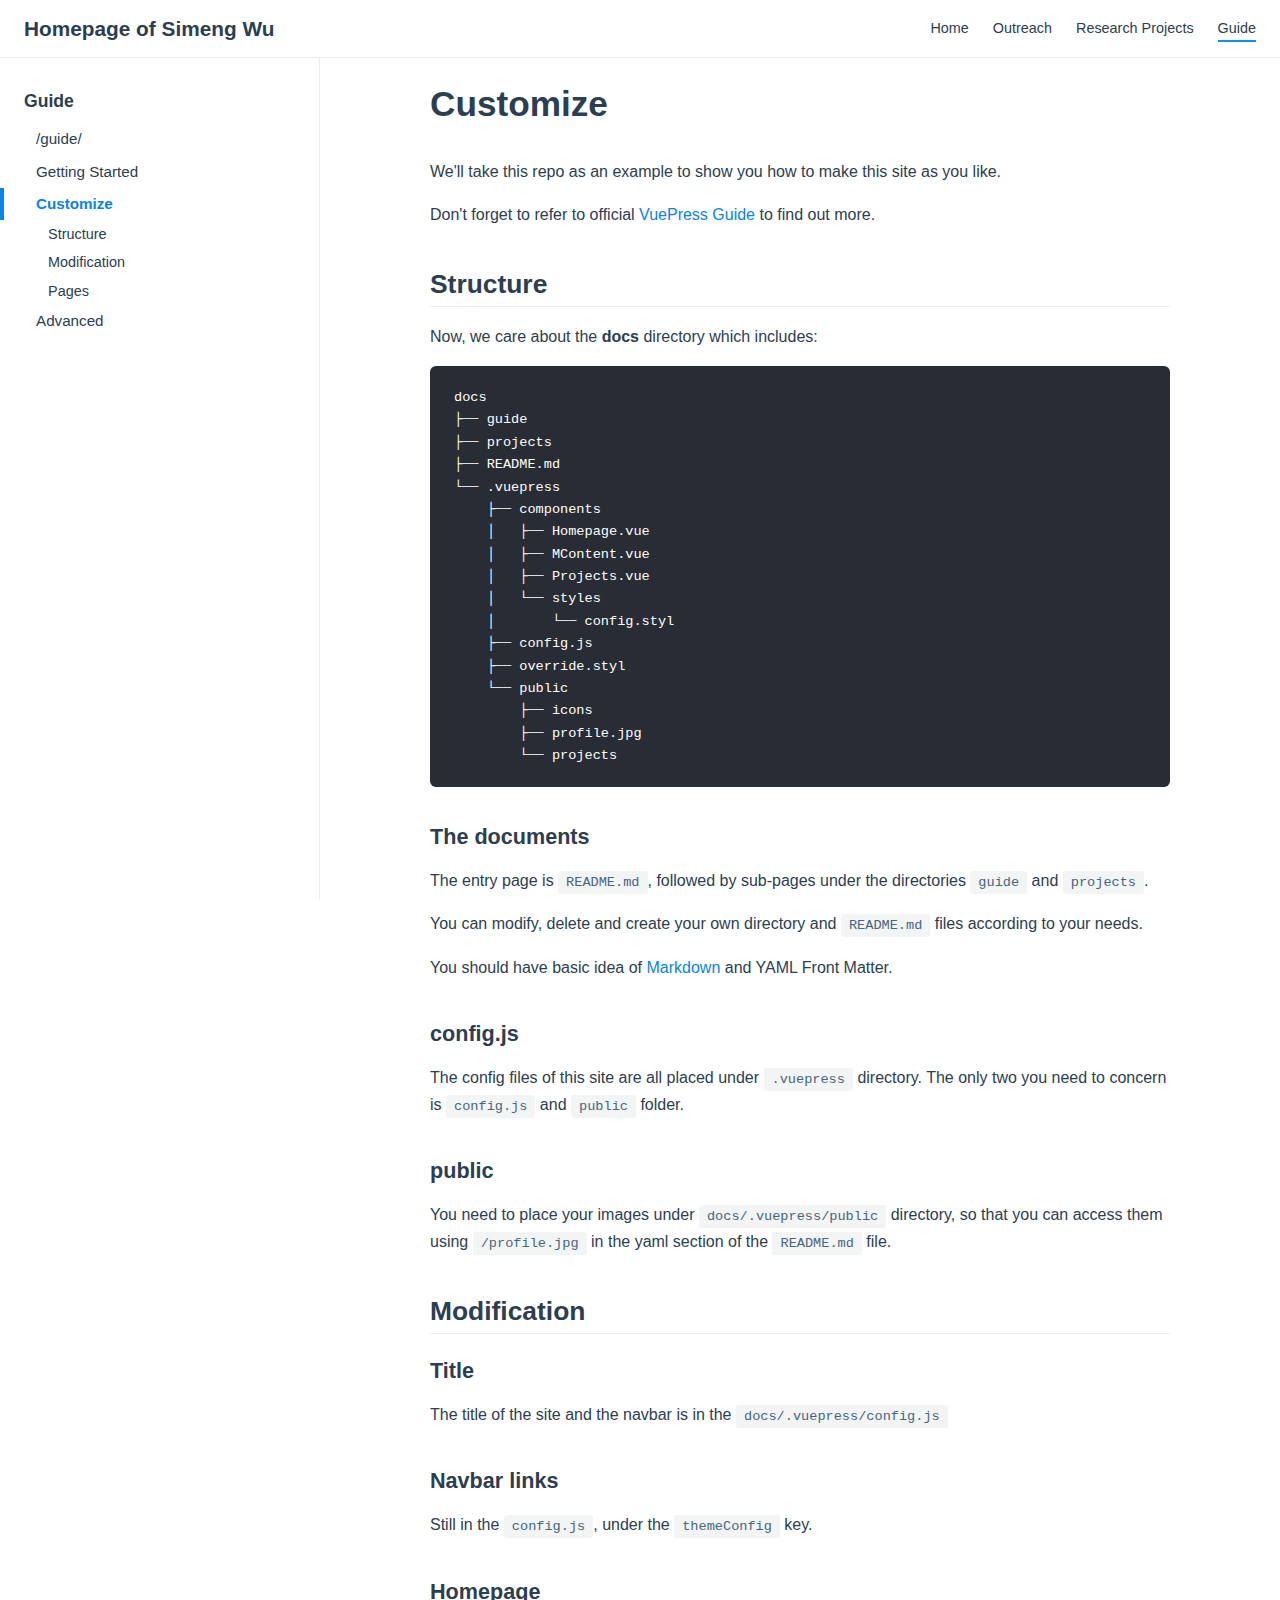
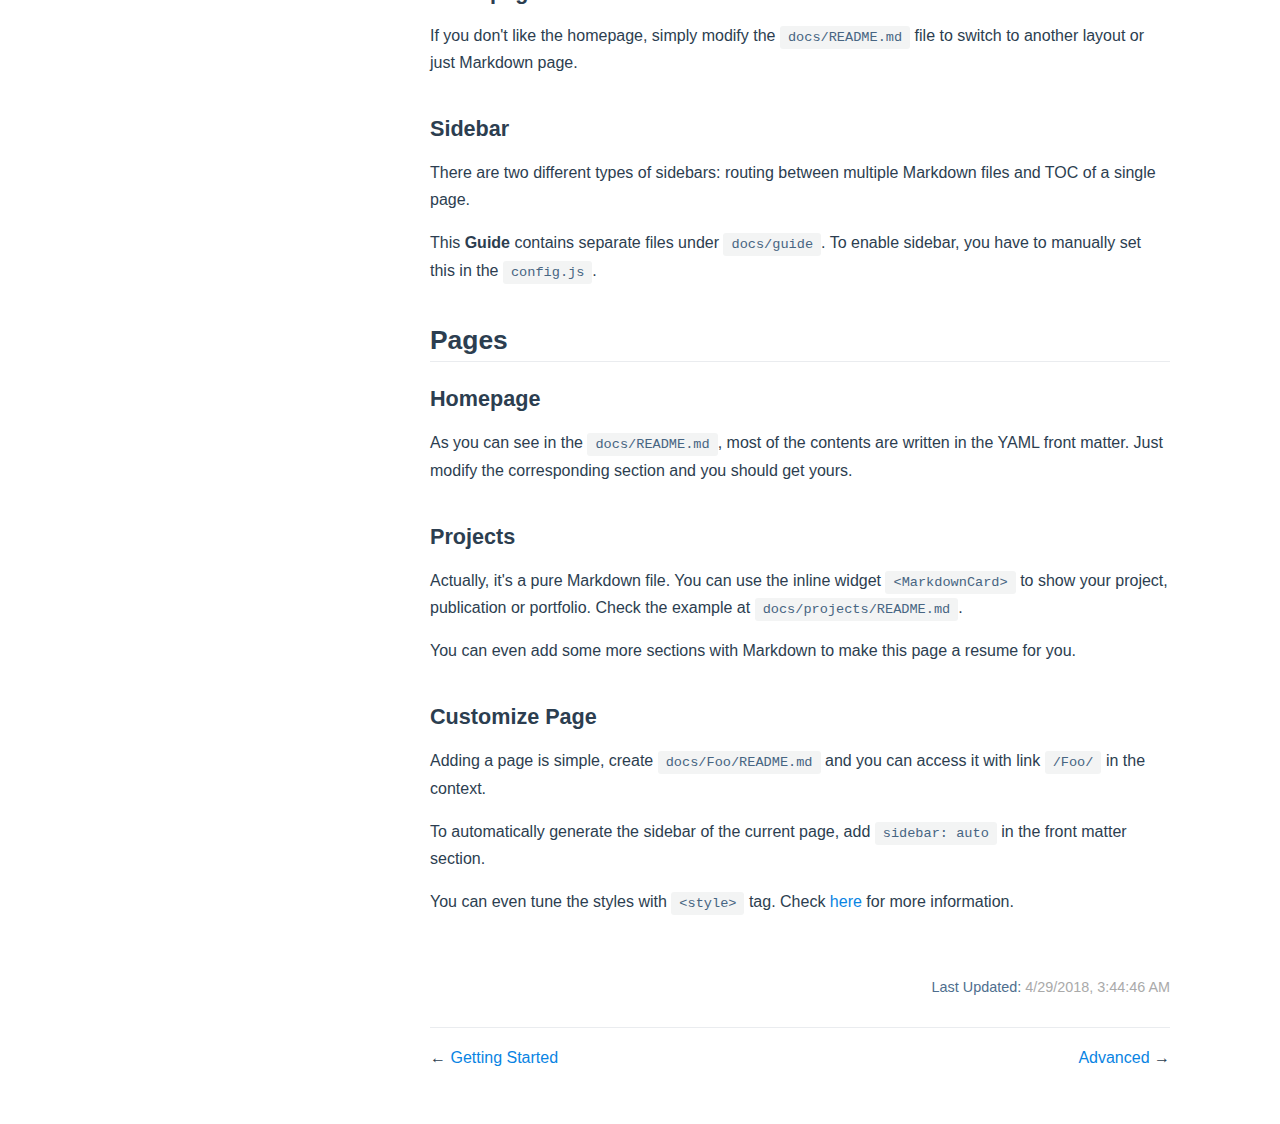
<file: guide/customize.html>
<!DOCTYPE html>
<html lang="en-US">
  <head>
    <meta charset="utf-8">
    <meta name="viewport" content="width=device-width,initial-scale=1">
    <title>Customize | Homepage of Simeng Wu</title>
    <meta name="description" content="The description of the site.">
    <link rel="icon" href="/logo.png">
    
    <link rel="preload" href="/assets/css/0.styles.489d24ff.css" as="style"><link rel="preload" href="/assets/js/app.bd6c2324.js" as="script"><link rel="preload" href="/assets/js/2.ebb2cd9c.js" as="script"><link rel="preload" href="/assets/js/14.e5466712.js" as="script"><link rel="prefetch" href="/assets/js/10.23a08a59.js"><link rel="prefetch" href="/assets/js/11.86bde3cb.js"><link rel="prefetch" href="/assets/js/12.71c65d4a.js"><link rel="prefetch" href="/assets/js/13.ea43d1b1.js"><link rel="prefetch" href="/assets/js/15.3d1064e9.js"><link rel="prefetch" href="/assets/js/16.cf9fee51.js"><link rel="prefetch" href="/assets/js/3.06951db2.js"><link rel="prefetch" href="/assets/js/4.9dccd740.js"><link rel="prefetch" href="/assets/js/5.54adec9b.js"><link rel="prefetch" href="/assets/js/6.67793f9c.js"><link rel="prefetch" href="/assets/js/7.d0f1623d.js"><link rel="prefetch" href="/assets/js/8.67e32953.js"><link rel="prefetch" href="/assets/js/9.004f7022.js">
    <link rel="stylesheet" href="/assets/css/0.styles.489d24ff.css">
  </head>
  <body>
    <div id="app" data-server-rendered="true"><div class="theme-container"><header class="navbar"><div class="sidebar-button"><svg xmlns="http://www.w3.org/2000/svg" aria-hidden="true" role="img" viewBox="0 0 448 512" class="icon"><path fill="currentColor" d="M436 124H12c-6.627 0-12-5.373-12-12V80c0-6.627 5.373-12 12-12h424c6.627 0 12 5.373 12 12v32c0 6.627-5.373 12-12 12zm0 160H12c-6.627 0-12-5.373-12-12v-32c0-6.627 5.373-12 12-12h424c6.627 0 12 5.373 12 12v32c0 6.627-5.373 12-12 12zm0 160H12c-6.627 0-12-5.373-12-12v-32c0-6.627 5.373-12 12-12h424c6.627 0 12 5.373 12 12v32c0 6.627-5.373 12-12 12z"></path></svg></div> <a href="/" class="home-link router-link-active"><!----> <span class="site-name">Homepage of Simeng Wu</span></a> <div class="links"><!----> <nav class="nav-links can-hide"><div class="nav-item"><a href="/" class="nav-link">Home</a></div><div class="nav-item"><a href="/about/" class="nav-link">Outreach</a></div><div class="nav-item"><a href="/projects/" class="nav-link">Research Projects</a></div><div class="nav-item"><a href="/guide/" class="nav-link router-link-active">Guide</a></div> <!----></nav></div></header> <div class="sidebar-mask"></div> <aside class="sidebar"><nav class="nav-links"><div class="nav-item"><a href="/" class="nav-link">Home</a></div><div class="nav-item"><a href="/about/" class="nav-link">Outreach</a></div><div class="nav-item"><a href="/projects/" class="nav-link">Research Projects</a></div><div class="nav-item"><a href="/guide/" class="nav-link router-link-active">Guide</a></div> <!----></nav>  <ul class="sidebar-links"><li><section class="sidebar-group depth-0"><p class="sidebar-heading open"><span>Guide</span> <!----></p> <ul class="sidebar-links sidebar-group-items"><li><a href="/guide/" class="sidebar-link">/guide/</a></li><li><a href="/guide/getting-started.html" class="sidebar-link">Getting Started</a></li><li><a href="/guide/customize.html" class="active sidebar-link">Customize</a><ul class="sidebar-sub-headers"><li class="sidebar-sub-header"><a href="/guide/customize.html#structure" class="sidebar-link">Structure</a></li><li class="sidebar-sub-header"><a href="/guide/customize.html#modification" class="sidebar-link">Modification</a></li><li class="sidebar-sub-header"><a href="/guide/customize.html#pages" class="sidebar-link">Pages</a></li></ul></li><li><a href="/guide/advanced.html" class="sidebar-link">Advanced</a></li></ul></section></li></ul> </aside> <main class="page"> <div class="theme-default-content content__default"><h1 id="customize">Customize</h1> <p>We'll take this repo as an example to show you how to make this site as you like.</p> <p>Don't forget to refer to official <a href="https://vuepress.vuejs.org/guide/" target="_blank" rel="noopener noreferrer">VuePress Guide<svg xmlns="http://www.w3.org/2000/svg" aria-hidden="true" x="0px" y="0px" viewBox="0 0 100 100" width="15" height="15" class="icon outbound"><path fill="currentColor" d="M18.8,85.1h56l0,0c2.2,0,4-1.8,4-4v-32h-8v28h-48v-48h28v-8h-32l0,0c-2.2,0-4,1.8-4,4v56C14.8,83.3,16.6,85.1,18.8,85.1z"></path> <polygon fill="currentColor" points="45.7,48.7 51.3,54.3 77.2,28.5 77.2,37.2 85.2,37.2 85.2,14.9 62.8,14.9 62.8,22.9 71.5,22.9"></polygon></svg></a> to find out more.</p> <h2 id="structure">Structure</h2> <p>Now, we care about the <strong>docs</strong> directory which includes:</p> <div class="language- extra-class"><pre class="language-text"><code>docs
├── guide
├── projects
├── README.md
└── .vuepress
    ├── components
    │   ├── Homepage.vue
    │   ├── MContent.vue
    │   ├── Projects.vue
    │   └── styles
    │       └── config.styl
    ├── config.js
    ├── override.styl
    └── public
        ├── icons
        ├── profile.jpg
        └── projects
</code></pre></div><h3 id="the-documents">The documents</h3> <p>The entry page is <code>README.md</code>, followed by sub-pages under the directories <code>guide</code> and <code>projects</code>.</p> <p>You can modify, delete and create your own directory and <code>README.md</code> files according to your needs.</p> <p>You should have basic idea of <a href="https://guides.github.com/features/mastering-markdown/" target="_blank" rel="noopener noreferrer">Markdown<svg xmlns="http://www.w3.org/2000/svg" aria-hidden="true" x="0px" y="0px" viewBox="0 0 100 100" width="15" height="15" class="icon outbound"><path fill="currentColor" d="M18.8,85.1h56l0,0c2.2,0,4-1.8,4-4v-32h-8v28h-48v-48h28v-8h-32l0,0c-2.2,0-4,1.8-4,4v56C14.8,83.3,16.6,85.1,18.8,85.1z"></path> <polygon fill="currentColor" points="45.7,48.7 51.3,54.3 77.2,28.5 77.2,37.2 85.2,37.2 85.2,14.9 62.8,14.9 62.8,22.9 71.5,22.9"></polygon></svg></a> and YAML Front Matter.</p> <h3 id="config-js">config.js</h3> <p>The config files of this site are all placed under <code>.vuepress</code> directory. The only two you need to concern is <code>config.js</code> and <code>public</code> folder.</p> <h3 id="public">public</h3> <p>You need to place your images under <code>docs/.vuepress/public</code> directory, so that you can access them using <code>/profile.jpg</code> in the yaml section of the <code>README.md</code> file.</p> <h2 id="modification">Modification</h2> <h3 id="title">Title</h3> <p>The title of the site and the navbar is in the <code>docs/.vuepress/config.js</code></p> <h3 id="navbar-links">Navbar links</h3> <p>Still in the <code>config.js</code>, under the <code>themeConfig</code> key.</p> <h3 id="homepage">Homepage</h3> <p>If you don't like the homepage, simply modify the <code>docs/README.md</code> file to switch to another layout or just Markdown page.</p> <h3 id="sidebar">Sidebar</h3> <p>There are two different types of sidebars: routing between multiple Markdown files and TOC of a single page.</p> <p>This <strong>Guide</strong> contains separate files under <code>docs/guide</code>. To enable sidebar, you have to manually set this in the <code>config.js</code>.</p> <h2 id="pages">Pages</h2> <h3 id="homepage-2">Homepage</h3> <p>As you can see in the <code>docs/README.md</code>, most of the contents are written in the YAML front matter. Just modify the corresponding section and you should get yours.</p> <h3 id="projects">Projects</h3> <p>Actually, it's a pure Markdown file. You can use the inline widget <code>&lt;MarkdownCard&gt;</code> to show your project, publication or portfolio. Check the example at <code>docs/projects/README.md</code>.</p> <p>You can even add some more sections with Markdown to make this page a resume for you.</p> <h3 id="customize-page">Customize Page</h3> <p>Adding a page is simple, create <code>docs/Foo/README.md</code> and you can access it with link <code>/Foo/</code> in the context.</p> <p>To automatically generate the sidebar of the current page, add <code>sidebar: auto</code> in the front matter section.</p> <p>You can even tune the styles with <code>&lt;style&gt;</code> tag. Check <a href="https://vuepress.vuejs.org/guide/using-vue.html#using-pre-processors" target="_blank" rel="noopener noreferrer">here<svg xmlns="http://www.w3.org/2000/svg" aria-hidden="true" x="0px" y="0px" viewBox="0 0 100 100" width="15" height="15" class="icon outbound"><path fill="currentColor" d="M18.8,85.1h56l0,0c2.2,0,4-1.8,4-4v-32h-8v28h-48v-48h28v-8h-32l0,0c-2.2,0-4,1.8-4,4v56C14.8,83.3,16.6,85.1,18.8,85.1z"></path> <polygon fill="currentColor" points="45.7,48.7 51.3,54.3 77.2,28.5 77.2,37.2 85.2,37.2 85.2,14.9 62.8,14.9 62.8,22.9 71.5,22.9"></polygon></svg></a> for more information.</p></div> <footer class="page-edit"><!----> <div class="last-updated"><span class="prefix">Last Updated:</span> <span class="time">4/29/2018, 3:44:46 AM</span></div></footer> <div class="page-nav"><p class="inner"><span class="prev">
      ←
      <a href="/guide/getting-started.html" class="prev">Getting Started</a></span> <span class="next"><a href="/guide/advanced.html">Advanced</a>
      →
    </span></p></div> </main></div><div class="global-ui"></div></div>
    <script src="/assets/js/app.bd6c2324.js" defer></script><script src="/assets/js/2.ebb2cd9c.js" defer></script><script src="/assets/js/14.e5466712.js" defer></script>
  </body>
</html>
</file>
<file: assets/css/0.styles.489d24ff.css>
#nprogress{pointer-events:none}#nprogress .bar{background:#0984e3;position:fixed;z-index:1031;top:0;left:0;width:100%;height:2px}#nprogress .peg{display:block;position:absolute;right:0;width:100px;height:100%;box-shadow:0 0 10px #0984e3,0 0 5px #0984e3;opacity:1;-webkit-transform:rotate(3deg) translateY(-4px);transform:rotate(3deg) translateY(-4px)}#nprogress .spinner{display:block;position:fixed;z-index:1031;top:15px;right:15px}#nprogress .spinner-icon{width:18px;height:18px;box-sizing:border-box;border-color:#0984e3 transparent transparent #0984e3;border-style:solid;border-width:2px;border-radius:50%;-webkit-animation:nprogress-spinner .4s linear infinite;animation:nprogress-spinner .4s linear infinite}.nprogress-custom-parent{overflow:hidden;position:relative}.nprogress-custom-parent #nprogress .bar,.nprogress-custom-parent #nprogress .spinner{position:absolute}@-webkit-keyframes nprogress-spinner{0%{-webkit-transform:rotate(0deg);transform:rotate(0deg)}to{-webkit-transform:rotate(1turn);transform:rotate(1turn)}}@keyframes nprogress-spinner{0%{-webkit-transform:rotate(0deg);transform:rotate(0deg)}to{-webkit-transform:rotate(1turn);transform:rotate(1turn)}}.icon.outbound{color:#aaa;display:inline-block;vertical-align:middle;position:relative;top:-1px}.home{padding:3.6rem 2rem 0;max-width:960px;margin:0 auto;display:block}.home .hero{text-align:center}.home .hero img{max-width:100%;max-height:280px;display:block;margin:3rem auto 1.5rem}.home .hero h1{font-size:3rem}.home .hero .action,.home .hero .description,.home .hero h1{margin:1.8rem auto}.home .hero .description{max-width:35rem;font-size:1.6rem;line-height:1.3;color:#6a8bad}.home .hero .action-button{display:inline-block;font-size:1.2rem;color:#fff;background-color:#0984e3;padding:.8rem 1.6rem;border-radius:4px;-webkit-transition:background-color .1s ease;transition:background-color .1s ease;box-sizing:border-box;border-bottom:1px solid #0877cc}.home .hero .action-button:hover{background-color:#1292f6}.home .features{border-top:1px solid #eaecef;padding:1.2rem 0;margin-top:2.5rem;display:-webkit-box;display:flex;flex-wrap:wrap;-webkit-box-align:start;align-items:flex-start;align-content:stretch;-webkit-box-pack:justify;justify-content:space-between}.home .feature{-webkit-box-flex:1;flex-grow:1;flex-basis:30%;max-width:30%}.home .feature h2{font-size:1.4rem;font-weight:500;border-bottom:none;padding-bottom:0;color:#3a5169}.home .feature p{color:#4e6e8e}.home .footer{padding:2.5rem;border-top:1px solid #eaecef;text-align:center;color:#4e6e8e}@media (max-width:719px){.home .features{-webkit-box-orient:vertical;-webkit-box-direction:normal;flex-direction:column}.home .feature{max-width:100%;padding:0 2.5rem}}@media (max-width:419px){.home{padding-left:1.5rem;padding-right:1.5rem}.home .hero img{max-height:210px;margin:2rem auto 1.2rem}.home .hero h1{font-size:2rem}.home .hero .action,.home .hero .description,.home .hero h1{margin:1.2rem auto}.home .hero .description{font-size:1.2rem}.home .hero .action-button{font-size:1rem;padding:.6rem 1.2rem}.home .feature h2{font-size:1.25rem}}.search-box{display:inline-block;position:relative;margin-right:1rem}.search-box input{cursor:text;width:10rem;height:2rem;color:#4e6e8e;display:inline-block;border:1px solid #cfd4db;border-radius:2rem;font-size:.9rem;line-height:2rem;padding:0 .5rem 0 2rem;outline:none;-webkit-transition:all .2s ease;transition:all .2s ease;background:#fff url(/assets/img/search.83621669.svg) .6rem .5rem no-repeat;background-size:1rem}.search-box input:focus{cursor:auto;border-color:#0984e3}.search-box .suggestions{background:#fff;width:20rem;position:absolute;top:1.5rem;border:1px solid #cfd4db;border-radius:6px;padding:.4rem;list-style-type:none}.search-box .suggestions.align-right{right:0}.search-box .suggestion{line-height:1.4;padding:.4rem .6rem;border-radius:4px;cursor:pointer}.search-box .suggestion a{white-space:normal;color:#5d82a6}.search-box .suggestion a .page-title{font-weight:600}.search-box .suggestion a .header{font-size:.9em;margin-left:.25em}.search-box .suggestion.focused{background-color:#f3f4f5}.search-box .suggestion.focused a{color:#0984e3}@media (max-width:959px){.search-box input{cursor:pointer;width:0;border-color:transparent;position:relative}.search-box input:focus{cursor:text;left:0;width:10rem}}@media (-ms-high-contrast:none){.search-box input{height:2rem}}@media (max-width:959px) and (min-width:719px){.search-box .suggestions{left:0}}@media (max-width:719px){.search-box{margin-right:0}.search-box input{left:1rem}.search-box .suggestions{right:0}}@media (max-width:419px){.search-box .suggestions{width:calc(100vw - 4rem)}.search-box input:focus{width:8rem}}.sidebar-button{cursor:pointer;display:none;width:1.25rem;height:1.25rem;position:absolute;padding:.6rem;top:.6rem;left:1rem}.sidebar-button .icon{display:block;width:1.25rem;height:1.25rem}@media (max-width:719px){.sidebar-button{display:block}}.dropdown-enter,.dropdown-leave-to{height:0!important}.dropdown-wrapper{cursor:pointer}.dropdown-wrapper .dropdown-title{display:block;font-size:.9rem;font-family:inherit;cursor:inherit;padding:inherit;line-height:1.4rem;background:transparent;border:none;font-weight:500;color:#2c3e50}.dropdown-wrapper .dropdown-title:hover{border-color:transparent}.dropdown-wrapper .dropdown-title .arrow{vertical-align:middle;margin-top:-1px;margin-left:.4rem}.dropdown-wrapper .nav-dropdown .dropdown-item{color:inherit;line-height:1.7rem}.dropdown-wrapper .nav-dropdown .dropdown-item h4{margin:.45rem 0 0;border-top:1px solid #eee;padding:.45rem 1.5rem 0 1.25rem}.dropdown-wrapper .nav-dropdown .dropdown-item .dropdown-subitem-wrapper{padding:0;list-style:none}.dropdown-wrapper .nav-dropdown .dropdown-item .dropdown-subitem-wrapper .dropdown-subitem{font-size:.9em}.dropdown-wrapper .nav-dropdown .dropdown-item a{display:block;line-height:1.7rem;position:relative;border-bottom:none;font-weight:400;margin-bottom:0;padding:0 1.5rem 0 1.25rem}.dropdown-wrapper .nav-dropdown .dropdown-item a.router-link-active,.dropdown-wrapper .nav-dropdown .dropdown-item a:hover{color:#0984e3}.dropdown-wrapper .nav-dropdown .dropdown-item a.router-link-active:after{content:"";width:0;height:0;border-left:5px solid #0984e3;border-top:3px solid transparent;border-bottom:3px solid transparent;position:absolute;top:calc(50% - 2px);left:9px}.dropdown-wrapper .nav-dropdown .dropdown-item:first-child h4{margin-top:0;padding-top:0;border-top:0}@media (max-width:719px){.dropdown-wrapper.open .dropdown-title{margin-bottom:.5rem}.dropdown-wrapper .dropdown-title{font-weight:600;font-size:inherit}.dropdown-wrapper .dropdown-title:hover{color:#0984e3}.dropdown-wrapper .nav-dropdown{-webkit-transition:height .1s ease-out;transition:height .1s ease-out;overflow:hidden}.dropdown-wrapper .nav-dropdown .dropdown-item h4{border-top:0;margin-top:0;padding-top:0}.dropdown-wrapper .nav-dropdown .dropdown-item>a,.dropdown-wrapper .nav-dropdown .dropdown-item h4{font-size:15px;line-height:2rem}.dropdown-wrapper .nav-dropdown .dropdown-item .dropdown-subitem{font-size:14px;padding-left:1rem}}@media (min-width:719px){.dropdown-wrapper{height:1.8rem}.dropdown-wrapper.open .nav-dropdown,.dropdown-wrapper:hover .nav-dropdown{display:block!important}.dropdown-wrapper.open:blur{display:none}.dropdown-wrapper .dropdown-title .arrow{border-left:4px solid transparent;border-right:4px solid transparent;border-top:6px solid #ccc;border-bottom:0}.dropdown-wrapper .nav-dropdown{display:none;height:auto!important;box-sizing:border-box;max-height:calc(100vh - 2.7rem);overflow-y:auto;position:absolute;top:100%;right:0;background-color:#fff;padding:.6rem 0;border:1px solid;border-color:#ddd #ddd #ccc;text-align:left;border-radius:.25rem;white-space:nowrap;margin:0}}.nav-links{display:inline-block}.nav-links a{line-height:1.4rem;color:inherit}.nav-links a.router-link-active,.nav-links a:hover{color:#0984e3}.nav-links .nav-item{position:relative;display:inline-block;margin-left:1.5rem;line-height:2rem}.nav-links .nav-item:first-child{margin-left:0}.nav-links .repo-link{margin-left:1.5rem}@media (max-width:719px){.nav-links .nav-item,.nav-links .repo-link{margin-left:0}}@media (min-width:719px){.nav-links a.router-link-active,.nav-links a:hover{color:#2c3e50}.nav-item>a:not(.external).router-link-active,.nav-item>a:not(.external):hover{margin-bottom:-2px;border-bottom:2px solid #0d90f5}}.navbar{padding:.7rem 1.5rem;line-height:2.2rem}.navbar a,.navbar img,.navbar span{display:inline-block}.navbar .logo{height:2.2rem;min-width:2.2rem;margin-right:.8rem;vertical-align:top}.navbar .site-name{font-size:1.3rem;font-weight:600;color:#2c3e50;position:relative}.navbar .links{padding-left:1.5rem;box-sizing:border-box;background-color:#fff;white-space:nowrap;font-size:.9rem;position:absolute;right:1.5rem;top:.7rem;display:-webkit-box;display:flex}.navbar .links .search-box{-webkit-box-flex:0;flex:0 0 auto;vertical-align:top}@media (max-width:719px){.navbar{padding-left:4rem}.navbar .can-hide{display:none}.navbar .links{padding-left:1.5rem}.navbar .site-name{width:calc(100vw - 9.4rem);overflow:hidden;white-space:nowrap;text-overflow:ellipsis}}.page-edit{max-width:740px;margin:0 auto;padding:2rem 2.5rem}@media (max-width:959px){.page-edit{padding:2rem}}@media (max-width:419px){.page-edit{padding:1.5rem}}.page-edit{padding-top:1rem;padding-bottom:1rem;overflow:auto}.page-edit .edit-link{display:inline-block}.page-edit .edit-link a{color:#4e6e8e;margin-right:.25rem}.page-edit .last-updated{float:right;font-size:.9em}.page-edit .last-updated .prefix{font-weight:500;color:#4e6e8e}.page-edit .last-updated .time{font-weight:400;color:#aaa}@media (max-width:719px){.page-edit .edit-link{margin-bottom:.5rem}.page-edit .last-updated{font-size:.8em;float:none;text-align:left}}.page-nav{max-width:740px;margin:0 auto;padding:2rem 2.5rem}@media (max-width:959px){.page-nav{padding:2rem}}@media (max-width:419px){.page-nav{padding:1.5rem}}.page-nav{padding-top:1rem;padding-bottom:0}.page-nav .inner{min-height:2rem;margin-top:0;border-top:1px solid #eaecef;padding-top:1rem;overflow:auto}.page-nav .next{float:right}.page{padding-bottom:2rem;display:block}.sidebar-group .sidebar-group{padding-left:.5em}.sidebar-group:not(.collapsable) .sidebar-heading:not(.clickable){cursor:auto;color:inherit}.sidebar-group.is-sub-group{padding-left:0}.sidebar-group.is-sub-group>.sidebar-heading{font-size:.95em;line-height:1.4;font-weight:400;padding-left:2rem}.sidebar-group.is-sub-group>.sidebar-heading:not(.clickable){opacity:.5}.sidebar-group.is-sub-group>.sidebar-group-items{padding-left:1rem}.sidebar-group.is-sub-group>.sidebar-group-items>li>.sidebar-link{font-size:.95em;border-left:none}.sidebar-group.depth-2>.sidebar-heading{border-left:none}.sidebar-heading{color:#2c3e50;-webkit-transition:color .15s ease;transition:color .15s ease;cursor:pointer;font-size:1.1em;font-weight:700;padding:.35rem 1.5rem .35rem 1.25rem;width:100%;box-sizing:border-box;margin:0;border-left:.25rem solid transparent}.sidebar-heading.open,.sidebar-heading:hover{color:inherit}.sidebar-heading .arrow{position:relative;top:-.12em;left:.5em}.sidebar-heading.clickable.active{font-weight:600;color:#0984e3;border-left-color:#0984e3}.sidebar-heading.clickable:hover{color:#0984e3}.sidebar-group-items{-webkit-transition:height .1s ease-out;transition:height .1s ease-out;font-size:.95em;overflow:hidden}.sidebar .sidebar-sub-headers{padding-left:1rem;font-size:.95em}a.sidebar-link{font-size:1em;font-weight:400;display:inline-block;color:#2c3e50;border-left:.25rem solid transparent;padding:.35rem 1rem .35rem 1.25rem;line-height:1.4;width:100%;box-sizing:border-box}a.sidebar-link:hover{color:#0984e3}a.sidebar-link.active{font-weight:600;color:#0984e3;border-left-color:#0984e3}.sidebar-group a.sidebar-link{padding-left:2rem}.sidebar-sub-headers a.sidebar-link{padding-top:.25rem;padding-bottom:.25rem;border-left:none}.sidebar-sub-headers a.sidebar-link.active{font-weight:500}.sidebar ul{padding:0;margin:0;list-style-type:none}.sidebar a{display:inline-block}.sidebar .nav-links{display:none;border-bottom:1px solid #eaecef;padding:.5rem 0 .75rem}.sidebar .nav-links a{font-weight:600}.sidebar .nav-links .nav-item,.sidebar .nav-links .repo-link{display:block;line-height:1.25rem;font-size:1.1em;padding:.5rem 0 .5rem 1.5rem}.sidebar>.sidebar-links{padding:1.5rem 0}.sidebar>.sidebar-links>li>a.sidebar-link{font-size:1.1em;line-height:1.7;font-weight:700}.sidebar>.sidebar-links>li:not(:first-child){margin-top:.75rem}@media (max-width:719px){.sidebar .nav-links{display:block}.sidebar .nav-links .dropdown-wrapper .nav-dropdown .dropdown-item a.router-link-active:after{top:calc(1rem - 2px)}.sidebar>.sidebar-links{padding:1rem 0}}.theme-container.home-page .page{font-size:14px;font-family:lucida grande,lucida sans unicode,lucida,Helvetica Neue,Helvetica,Arial,sans-serif}.theme-container.home-page .page p{margin:0 0 .5rem}.theme-container.home-page .page ol,.theme-container.home-page .page p,.theme-container.home-page .page ul{line-height:normal}.theme-container.home-page .page a{font-weight:400}.theme-container.home-page .page .theme-default-content:not(.custom)>h2{margin-bottom:.5rem}.theme-container.home-page .page .theme-default-content:not(.custom)>h2:first-child+p{margin-top:.5rem}.theme-container.home-page .page .theme-default-content:not(.custom)>h3{padding-top:4rem}.theme-container.home-page .page .md-card{margin-top:.5em}.theme-container.home-page .page .md-card .card-image{padding:.2rem}.theme-container.home-page .page .md-card .card-image img{max-width:120px;max-height:120px}.theme-container.home-page .page .md-card .card-content p{-webkit-margin-after:.2em}@media (max-width:419px){.theme-container.home-page .page ol,.theme-container.home-page .page p,.theme-container.home-page .page ul{line-height:1.5}.theme-container.home-page .page .md-card .card-image img{width:100%;max-width:400px}}.theme-container.about-page .page{background-color:#e6ecf0;min-height:100vh}.theme-container.about-page .page .last-updated{display:none}.projects-page{background-color:#fafbfc}code[class*=language-],pre[class*=language-]{color:#ccc;background:none;font-family:Consolas,Monaco,Andale Mono,Ubuntu Mono,monospace;font-size:1em;text-align:left;white-space:pre;word-spacing:normal;word-break:normal;word-wrap:normal;line-height:1.5;-moz-tab-size:4;-o-tab-size:4;tab-size:4;-webkit-hyphens:none;-ms-hyphens:none;hyphens:none}pre[class*=language-]{padding:1em;margin:.5em 0;overflow:auto}:not(pre)>code[class*=language-],pre[class*=language-]{background:#2d2d2d}:not(pre)>code[class*=language-]{padding:.1em;border-radius:.3em;white-space:normal}.token.block-comment,.token.cdata,.token.comment,.token.doctype,.token.prolog{color:#999}.token.punctuation{color:#ccc}.token.attr-name,.token.deleted,.token.namespace,.token.tag{color:#e2777a}.token.function-name{color:#6196cc}.token.boolean,.token.function,.token.number{color:#f08d49}.token.class-name,.token.constant,.token.property,.token.symbol{color:#f8c555}.token.atrule,.token.builtin,.token.important,.token.keyword,.token.selector{color:#cc99cd}.token.attr-value,.token.char,.token.regex,.token.string,.token.variable{color:#7ec699}.token.entity,.token.operator,.token.url{color:#67cdcc}.token.bold,.token.important{font-weight:700}.token.italic{font-style:italic}.token.entity{cursor:help}.token.inserted{color:green}.theme-default-content code{color:#476582;padding:.25rem .5rem;margin:0;font-size:.85em;background-color:rgba(27,31,35,.05);border-radius:3px}.theme-default-content code .token.deleted{color:#ec5975}.theme-default-content code .token.inserted{color:#0984e3}.theme-default-content pre,.theme-default-content pre[class*=language-]{line-height:1.4;padding:1.25rem 1.5rem;margin:.85rem 0;background-color:#282c34;border-radius:6px;overflow:auto}.theme-default-content pre[class*=language-] code,.theme-default-content pre code{color:#fff;padding:0;background-color:transparent;border-radius:0}div[class*=language-]{position:relative;background-color:#282c34;border-radius:6px}div[class*=language-] .highlight-lines{-webkit-user-select:none;-ms-user-select:none;user-select:none;padding-top:1.3rem;position:absolute;top:0;left:0;width:100%;line-height:1.4}div[class*=language-] .highlight-lines .highlighted{background-color:rgba(0,0,0,.66)}div[class*=language-] pre,div[class*=language-] pre[class*=language-]{background:transparent;position:relative;z-index:1}div[class*=language-]:before{position:absolute;z-index:3;top:.8em;right:1em;font-size:.75rem;color:hsla(0,0%,100%,.4)}div[class*=language-]:not(.line-numbers-mode) .line-numbers-wrapper{display:none}div[class*=language-].line-numbers-mode .highlight-lines .highlighted{position:relative}div[class*=language-].line-numbers-mode .highlight-lines .highlighted:before{content:" ";position:absolute;z-index:3;left:0;top:0;display:block;width:3.5rem;height:100%;background-color:rgba(0,0,0,.66)}div[class*=language-].line-numbers-mode pre{padding-left:4.5rem;vertical-align:middle}div[class*=language-].line-numbers-mode .line-numbers-wrapper{position:absolute;top:0;width:3.5rem;text-align:center;color:hsla(0,0%,100%,.3);padding:1.25rem 0;line-height:1.4}div[class*=language-].line-numbers-mode .line-numbers-wrapper br{-webkit-user-select:none;-ms-user-select:none;user-select:none}div[class*=language-].line-numbers-mode .line-numbers-wrapper .line-number{position:relative;z-index:4;-webkit-user-select:none;-ms-user-select:none;user-select:none;font-size:.85em}div[class*=language-].line-numbers-mode:after{content:"";position:absolute;z-index:2;top:0;left:0;width:3.5rem;height:100%;border-radius:6px 0 0 6px;border-right:1px solid rgba(0,0,0,.66);background-color:#282c34}div[class~=language-js]:before{content:"js"}div[class~=language-ts]:before{content:"ts"}div[class~=language-html]:before{content:"html"}div[class~=language-md]:before{content:"md"}div[class~=language-vue]:before{content:"vue"}div[class~=language-css]:before{content:"css"}div[class~=language-sass]:before{content:"sass"}div[class~=language-scss]:before{content:"scss"}div[class~=language-less]:before{content:"less"}div[class~=language-stylus]:before{content:"stylus"}div[class~=language-go]:before{content:"go"}div[class~=language-java]:before{content:"java"}div[class~=language-c]:before{content:"c"}div[class~=language-sh]:before{content:"sh"}div[class~=language-yaml]:before{content:"yaml"}div[class~=language-py]:before{content:"py"}div[class~=language-docker]:before{content:"docker"}div[class~=language-dockerfile]:before{content:"dockerfile"}div[class~=language-makefile]:before{content:"makefile"}div[class~=language-javascript]:before{content:"js"}div[class~=language-typescript]:before{content:"ts"}div[class~=language-markup]:before{content:"html"}div[class~=language-markdown]:before{content:"md"}div[class~=language-json]:before{content:"json"}div[class~=language-ruby]:before{content:"rb"}div[class~=language-python]:before{content:"py"}div[class~=language-bash]:before{content:"sh"}div[class~=language-php]:before{content:"php"}.custom-block .custom-block-title{font-weight:600;margin-bottom:-.4rem}.custom-block.danger,.custom-block.tip,.custom-block.warning{padding:.1rem 1.5rem;border-left-width:.5rem;border-left-style:solid;margin:1rem 0}.custom-block.tip{background-color:#f3f5f7;border-color:#42b983}.custom-block.warning{background-color:rgba(255,229,100,.3);border-color:#e7c000;color:#6b5900}.custom-block.warning .custom-block-title{color:#b29400}.custom-block.warning a{color:#2c3e50}.custom-block.danger{background-color:#ffe6e6;border-color:#c00;color:#4d0000}.custom-block.danger .custom-block-title{color:#900}.custom-block.danger a{color:#2c3e50}.arrow{display:inline-block;width:0;height:0}.arrow.up{border-bottom:6px solid #ccc}.arrow.down,.arrow.up{border-left:4px solid transparent;border-right:4px solid transparent}.arrow.down{border-top:6px solid #ccc}.arrow.right{border-left:6px solid #ccc}.arrow.left,.arrow.right{border-top:4px solid transparent;border-bottom:4px solid transparent}.arrow.left{border-right:6px solid #ccc}.theme-default-content:not(.custom){max-width:740px;margin:0 auto;padding:2rem 2.5rem}@media (max-width:959px){.theme-default-content:not(.custom){padding:2rem}}@media (max-width:419px){.theme-default-content:not(.custom){padding:1.5rem}}.table-of-contents .badge{vertical-align:middle}body,html{padding:0;margin:0;background-color:#fff}body{font-family:-apple-system,BlinkMacSystemFont,Segoe UI,Roboto,Oxygen,Ubuntu,Cantarell,Fira Sans,Droid Sans,Helvetica Neue,sans-serif;-webkit-font-smoothing:antialiased;-moz-osx-font-smoothing:grayscale;font-size:16px;color:#2c3e50}.page{padding-left:20rem}.navbar{z-index:20;right:0;height:3.6rem;background-color:#fff;box-sizing:border-box;border-bottom:1px solid #eaecef}.navbar,.sidebar-mask{position:fixed;top:0;left:0}.sidebar-mask{z-index:9;width:100vw;height:100vh;display:none}.sidebar{font-size:16px;background-color:#fff;width:20rem;position:fixed;z-index:10;margin:0;top:3.6rem;left:0;bottom:0;box-sizing:border-box;border-right:1px solid #eaecef;overflow-y:auto}.theme-default-content:not(.custom)>:first-child{margin-top:3.6rem}.theme-default-content:not(.custom) a:hover{text-decoration:underline}.theme-default-content:not(.custom) p.demo{padding:1rem 1.5rem;border:1px solid #ddd;border-radius:4px}.theme-default-content:not(.custom) img{max-width:100%}.theme-default-content.custom{padding:0;margin:0}.theme-default-content.custom img{max-width:100%}a{font-weight:500;text-decoration:none}a,p a code{color:#0984e3}p a code{font-weight:400}kbd{background:#eee;border:.15rem solid #ddd;border-bottom:.25rem solid #ddd;border-radius:.15rem;padding:0 .15em}blockquote{font-size:1rem;color:#999;border-left:.2rem solid #dfe2e5;margin:1rem 0;padding:.25rem 0 .25rem 1rem}blockquote>p{margin:0}ol,ul{padding-left:1.2em}strong{font-weight:600}h1,h2,h3,h4,h5,h6{font-weight:600;line-height:1.25}.theme-default-content:not(.custom)>h1,.theme-default-content:not(.custom)>h2,.theme-default-content:not(.custom)>h3,.theme-default-content:not(.custom)>h4,.theme-default-content:not(.custom)>h5,.theme-default-content:not(.custom)>h6{margin-top:-3.1rem;padding-top:4.6rem;margin-bottom:0}.theme-default-content:not(.custom)>h1:first-child,.theme-default-content:not(.custom)>h2:first-child,.theme-default-content:not(.custom)>h3:first-child,.theme-default-content:not(.custom)>h4:first-child,.theme-default-content:not(.custom)>h5:first-child,.theme-default-content:not(.custom)>h6:first-child{margin-top:-1.5rem;margin-bottom:1rem}.theme-default-content:not(.custom)>h1:first-child+.custom-block,.theme-default-content:not(.custom)>h1:first-child+p,.theme-default-content:not(.custom)>h1:first-child+pre,.theme-default-content:not(.custom)>h2:first-child+.custom-block,.theme-default-content:not(.custom)>h2:first-child+p,.theme-default-content:not(.custom)>h2:first-child+pre,.theme-default-content:not(.custom)>h3:first-child+.custom-block,.theme-default-content:not(.custom)>h3:first-child+p,.theme-default-content:not(.custom)>h3:first-child+pre,.theme-default-content:not(.custom)>h4:first-child+.custom-block,.theme-default-content:not(.custom)>h4:first-child+p,.theme-default-content:not(.custom)>h4:first-child+pre,.theme-default-content:not(.custom)>h5:first-child+.custom-block,.theme-default-content:not(.custom)>h5:first-child+p,.theme-default-content:not(.custom)>h5:first-child+pre,.theme-default-content:not(.custom)>h6:first-child+.custom-block,.theme-default-content:not(.custom)>h6:first-child+p,.theme-default-content:not(.custom)>h6:first-child+pre{margin-top:2rem}h1:hover .header-anchor,h2:hover .header-anchor,h3:hover .header-anchor,h4:hover .header-anchor,h5:hover .header-anchor,h6:hover .header-anchor{opacity:1}h1{font-size:2.2rem}h2{font-size:1.65rem;padding-bottom:.3rem;border-bottom:1px solid #eaecef}h3{font-size:1.35rem}a.header-anchor{font-size:.85em;float:left;margin-left:-.87em;padding-right:.23em;margin-top:.125em;opacity:0}a.header-anchor:hover{text-decoration:none}.line-number,code,kbd{font-family:source-code-pro,Menlo,Monaco,Consolas,Courier New,monospace}ol,p,ul{line-height:1.7}hr{border:0;border-top:1px solid #eaecef}table{border-collapse:collapse;margin:1rem 0;display:block;overflow-x:auto}tr{border-top:1px solid #dfe2e5}tr:nth-child(2n){background-color:#f6f8fa}td,th{border:1px solid #dfe2e5;padding:.6em 1em}.theme-container.sidebar-open .sidebar-mask{display:block}.theme-container.no-navbar .theme-default-content:not(.custom)>h1,.theme-container.no-navbar h2,.theme-container.no-navbar h3,.theme-container.no-navbar h4,.theme-container.no-navbar h5,.theme-container.no-navbar h6{margin-top:1.5rem;padding-top:0}.theme-container.no-navbar .sidebar{top:0}@media (min-width:720px){.theme-container.no-sidebar .sidebar{display:none}.theme-container.no-sidebar .page{padding-left:0}}@media (max-width:959px){.sidebar{font-size:15px;width:16.4rem}.page{padding-left:16.4rem}}@media (max-width:719px){.sidebar{top:0;padding-top:3.6rem;transform:translateX(-100%);transition:transform .2s ease}.page{padding-left:0}.theme-container.sidebar-open .sidebar{transform:translateX(0)}.theme-container.no-navbar .sidebar{padding-top:0}}@media (max-width:419px){h1{font-size:1.9rem}.theme-default-content div[class*=language-]{margin:.85rem -1.5rem;border-radius:0}}.icon.outbound{display:none}.about-card{width:100%;display:-webkit-box;display:flex;-webkit-box-orient:vertical;-webkit-box-direction:normal;flex-direction:column;-webkit-box-align:center;align-items:center}.about-card .avatar{position:relative;z-index:1}.about-card .avatar img{display:block;width:100%;height:auto;max-width:150px;border-radius:500rem}.about-card .card{max-width:600px;width:100%;position:relative;top:-75px;padding-top:75px;margin-left:auto;margin-right:auto;background:#fff;box-shadow:0 4px 8px 0 rgba(0,0,0,.2);border-radius:.3rem;text-align:center}.about-card .card .bio{padding:1em}.about-card .card .bio .head{font-weight:700;font-size:1.3em}.about-card .card .bio .info{padding-top:.5rem;font-size:1em;color:rgba(0,0,0,.4)}.about-card .card .bio .description{text-align:justify}.about-card .card .bio .description p{padding:.8em .5em 0;line-height:normal;-webkit-margin-before:0;-webkit-margin-after:0}.about-card .card .bio .description p a{font-weight:400}.about-card .card .interests{padding:1em 1.5em;border-top:1px solid rgba(34,36,38,.1)}.about-card .card .socials{border-top:1px solid rgba(34,36,38,.1);display:-webkit-box;display:flex;-webkit-box-orient:horizontal;-webkit-box-direction:normal;flex-direction:row;-webkit-box-pack:center;justify-content:center;flex-wrap:wrap}.about-card .card .socials img{width:32px;margin:1em;cursor:pointer}.about-card .card .actions{border-top:1px solid rgba(34,36,38,.1);display:-webkit-box;display:flex;-webkit-box-orient:horizontal;-webkit-box-direction:normal;flex-direction:row;-webkit-box-pack:center;justify-content:center;flex-wrap:wrap}.about-card .card .actions .button{background-color:#b53471;border:none;border-radius:.3em;color:#fff;padding:.5em 1em;margin:1em .5em;font-size:1rem;font-family:inherit;font-weight:400;text-align:center;text-decoration:none;display:inline-block;-webkit-transition-duration:.4s;transition-duration:.4s;cursor:pointer}.about-card .card .actions .button:hover{background-color:#34495e}.about-card .footer{padding:1rem;font-weight:200;font-size:1rem;text-align:center;color:#9fa9aa;margin-top:auto}.profile{display:-webkit-box;display:flex;-webkit-box-orient:horizontal;-webkit-box-direction:normal;flex-direction:row;-webkit-box-align:stretch;align-items:stretch}.profile .image{max-width:120px}.profile .image img{border-radius:50%;padding:2px;border:1px solid #f2f3f3}.profile .info{display:-webkit-box;display:flex;-webkit-box-flex:1;flex:1 1;-webkit-box-orient:vertical;-webkit-box-direction:normal;flex-direction:column;padding-left:3rem}.profile .info .name{font-size:1.85rem;font-weight:600}.profile .info .socials{display:-webkit-box;display:flex;-webkit-box-orient:horizontal;-webkit-box-direction:normal;flex-direction:row}.profile .info .socials img{width:1.3rem;margin:0 .6rem 0 0;cursor:pointer}.profile .info .socials b{margin-left:1rem}.profile .info .contact .title{font-size:1.2rem;font-weight:400}.profile .info .contact .email{font-family:Courier New,Courier,monospace}@media (max-width:419px){.profile .image{max-width:100px}}.md-card{background-color:#fff;margin-top:1em;min-height:150px;-webkit-box-orient:horizontal;-webkit-box-direction:normal;flex-direction:row;-webkit-box-align:stretch;align-items:stretch}.md-card,.md-card .card-image{display:-webkit-box;display:flex}.md-card .card-image{-webkit-box-align:center;align-items:center;padding:.5rem}.md-card .card-image img{max-width:150px;max-height:150px;height:150px;border:1px solid #eee;border-radius:.2rem;-o-object-fit:cover;object-fit:cover}.md-card .card-content{padding:.5rem;-webkit-box-flex:1;flex-grow:1}.md-card .card-content p{line-height:normal;-webkit-margin-before:0;-webkit-margin-after:.5em}.md-card .card-content blockquote{font-size:1rem}.md-card.show-border{border:1px solid #eee;border-radius:.5rem;box-shadow:0 5px 15px -5px rgba(0,0,0,.1);padding:.5rem}@media (max-width:419px){.md-card{display:-webkit-box;display:flex;-webkit-box-orient:vertical;-webkit-box-direction:normal;flex-direction:column;margin:1rem -.5rem;padding:.5rem;box-sizing:border-box}.md-card .card-image{-webkit-box-flex:1;flex-grow:1;-webkit-box-align:stretch;align-items:stretch}.md-card .card-image img{width:100%;max-width:400px}.md-card .card-content pre{margin:0;border-radius:6px}}.badge[data-v-c13ee5b0]{display:inline-block;font-size:14px;height:18px;line-height:18px;border-radius:3px;padding:0 6px;color:#fff}.badge.green[data-v-c13ee5b0],.badge.tip[data-v-c13ee5b0],.badge[data-v-c13ee5b0]{background-color:#42b983}.badge.error[data-v-c13ee5b0]{background-color:#da5961}.badge.warn[data-v-c13ee5b0],.badge.warning[data-v-c13ee5b0],.badge.yellow[data-v-c13ee5b0]{background-color:#e7c000}.badge+.badge[data-v-c13ee5b0]{margin-left:5px}
</file>
<file: assets/css/0.styles.cc527c29.css>
#nprogress{pointer-events:none}#nprogress .bar{background:#0984e3;position:fixed;z-index:1031;top:0;left:0;width:100%;height:2px}#nprogress .peg{display:block;position:absolute;right:0;width:100px;height:100%;box-shadow:0 0 10px #0984e3,0 0 5px #0984e3;opacity:1;-webkit-transform:rotate(3deg) translateY(-4px);transform:rotate(3deg) translateY(-4px)}#nprogress .spinner{display:block;position:fixed;z-index:1031;top:15px;right:15px}#nprogress .spinner-icon{width:18px;height:18px;box-sizing:border-box;border-color:#0984e3 transparent transparent #0984e3;border-style:solid;border-width:2px;border-radius:50%;-webkit-animation:nprogress-spinner .4s linear infinite;animation:nprogress-spinner .4s linear infinite}.nprogress-custom-parent{overflow:hidden;position:relative}.nprogress-custom-parent #nprogress .bar,.nprogress-custom-parent #nprogress .spinner{position:absolute}@-webkit-keyframes nprogress-spinner{0%{-webkit-transform:rotate(0deg);transform:rotate(0deg)}to{-webkit-transform:rotate(1turn);transform:rotate(1turn)}}@keyframes nprogress-spinner{0%{-webkit-transform:rotate(0deg);transform:rotate(0deg)}to{-webkit-transform:rotate(1turn);transform:rotate(1turn)}}.icon.outbound{color:#aaa;display:inline-block;vertical-align:middle;position:relative;top:-1px}.home{padding:3.6rem 2rem 0;max-width:960px;margin:0 auto;display:block}.home .hero{text-align:center}.home .hero img{max-width:100%;max-height:280px;display:block;margin:3rem auto 1.5rem}.home .hero h1{font-size:3rem}.home .hero .action,.home .hero .description,.home .hero h1{margin:1.8rem auto}.home .hero .description{max-width:35rem;font-size:1.6rem;line-height:1.3;color:#6a8bad}.home .hero .action-button{display:inline-block;font-size:1.2rem;color:#fff;background-color:#0984e3;padding:.8rem 1.6rem;border-radius:4px;-webkit-transition:background-color .1s ease;transition:background-color .1s ease;box-sizing:border-box;border-bottom:1px solid #0877cc}.home .hero .action-button:hover{background-color:#1292f6}.home .features{border-top:1px solid #eaecef;padding:1.2rem 0;margin-top:2.5rem;display:-webkit-box;display:flex;flex-wrap:wrap;-webkit-box-align:start;align-items:flex-start;align-content:stretch;-webkit-box-pack:justify;justify-content:space-between}.home .feature{-webkit-box-flex:1;flex-grow:1;flex-basis:30%;max-width:30%}.home .feature h2{font-size:1.4rem;font-weight:500;border-bottom:none;padding-bottom:0;color:#3a5169}.home .feature p{color:#4e6e8e}.home .footer{padding:2.5rem;border-top:1px solid #eaecef;text-align:center;color:#4e6e8e}@media (max-width:719px){.home .features{-webkit-box-orient:vertical;-webkit-box-direction:normal;flex-direction:column}.home .feature{max-width:100%;padding:0 2.5rem}}@media (max-width:419px){.home{padding-left:1.5rem;padding-right:1.5rem}.home .hero img{max-height:210px;margin:2rem auto 1.2rem}.home .hero h1{font-size:2rem}.home .hero .action,.home .hero .description,.home .hero h1{margin:1.2rem auto}.home .hero .description{font-size:1.2rem}.home .hero .action-button{font-size:1rem;padding:.6rem 1.2rem}.home .feature h2{font-size:1.25rem}}.search-box{display:inline-block;position:relative;margin-right:1rem}.search-box input{cursor:text;width:10rem;height:2rem;color:#4e6e8e;display:inline-block;border:1px solid #cfd4db;border-radius:2rem;font-size:.9rem;line-height:2rem;padding:0 .5rem 0 2rem;outline:none;-webkit-transition:all .2s ease;transition:all .2s ease;background:#fff url(/assets/img/search.83621669.svg) .6rem .5rem no-repeat;background-size:1rem}.search-box input:focus{cursor:auto;border-color:#0984e3}.search-box .suggestions{background:#fff;width:20rem;position:absolute;top:1.5rem;border:1px solid #cfd4db;border-radius:6px;padding:.4rem;list-style-type:none}.search-box .suggestions.align-right{right:0}.search-box .suggestion{line-height:1.4;padding:.4rem .6rem;border-radius:4px;cursor:pointer}.search-box .suggestion a{white-space:normal;color:#5d82a6}.search-box .suggestion a .page-title{font-weight:600}.search-box .suggestion a .header{font-size:.9em;margin-left:.25em}.search-box .suggestion.focused{background-color:#f3f4f5}.search-box .suggestion.focused a{color:#0984e3}@media (max-width:959px){.search-box input{cursor:pointer;width:0;border-color:transparent;position:relative}.search-box input:focus{cursor:text;left:0;width:10rem}}@media (-ms-high-contrast:none){.search-box input{height:2rem}}@media (max-width:959px) and (min-width:719px){.search-box .suggestions{left:0}}@media (max-width:719px){.search-box{margin-right:0}.search-box input{left:1rem}.search-box .suggestions{right:0}}@media (max-width:419px){.search-box .suggestions{width:calc(100vw - 4rem)}.search-box input:focus{width:8rem}}.sidebar-button{cursor:pointer;display:none;width:1.25rem;height:1.25rem;position:absolute;padding:.6rem;top:.6rem;left:1rem}.sidebar-button .icon{display:block;width:1.25rem;height:1.25rem}@media (max-width:719px){.sidebar-button{display:block}}.dropdown-enter,.dropdown-leave-to{height:0!important}.dropdown-wrapper{cursor:pointer}.dropdown-wrapper .dropdown-title{display:block;font-size:.9rem;font-family:inherit;cursor:inherit;padding:inherit;line-height:1.4rem;background:transparent;border:none;font-weight:500;color:#2c3e50}.dropdown-wrapper .dropdown-title:hover{border-color:transparent}.dropdown-wrapper .dropdown-title .arrow{vertical-align:middle;margin-top:-1px;margin-left:.4rem}.dropdown-wrapper .nav-dropdown .dropdown-item{color:inherit;line-height:1.7rem}.dropdown-wrapper .nav-dropdown .dropdown-item h4{margin:.45rem 0 0;border-top:1px solid #eee;padding:.45rem 1.5rem 0 1.25rem}.dropdown-wrapper .nav-dropdown .dropdown-item .dropdown-subitem-wrapper{padding:0;list-style:none}.dropdown-wrapper .nav-dropdown .dropdown-item .dropdown-subitem-wrapper .dropdown-subitem{font-size:.9em}.dropdown-wrapper .nav-dropdown .dropdown-item a{display:block;line-height:1.7rem;position:relative;border-bottom:none;font-weight:400;margin-bottom:0;padding:0 1.5rem 0 1.25rem}.dropdown-wrapper .nav-dropdown .dropdown-item a.router-link-active,.dropdown-wrapper .nav-dropdown .dropdown-item a:hover{color:#0984e3}.dropdown-wrapper .nav-dropdown .dropdown-item a.router-link-active:after{content:"";width:0;height:0;border-left:5px solid #0984e3;border-top:3px solid transparent;border-bottom:3px solid transparent;position:absolute;top:calc(50% - 2px);left:9px}.dropdown-wrapper .nav-dropdown .dropdown-item:first-child h4{margin-top:0;padding-top:0;border-top:0}@media (max-width:719px){.dropdown-wrapper.open .dropdown-title{margin-bottom:.5rem}.dropdown-wrapper .dropdown-title{font-weight:600;font-size:inherit}.dropdown-wrapper .dropdown-title:hover{color:#0984e3}.dropdown-wrapper .nav-dropdown{-webkit-transition:height .1s ease-out;transition:height .1s ease-out;overflow:hidden}.dropdown-wrapper .nav-dropdown .dropdown-item h4{border-top:0;margin-top:0;padding-top:0}.dropdown-wrapper .nav-dropdown .dropdown-item>a,.dropdown-wrapper .nav-dropdown .dropdown-item h4{font-size:15px;line-height:2rem}.dropdown-wrapper .nav-dropdown .dropdown-item .dropdown-subitem{font-size:14px;padding-left:1rem}}@media (min-width:719px){.dropdown-wrapper{height:1.8rem}.dropdown-wrapper.open .nav-dropdown,.dropdown-wrapper:hover .nav-dropdown{display:block!important}.dropdown-wrapper.open:blur{display:none}.dropdown-wrapper .dropdown-title .arrow{border-left:4px solid transparent;border-right:4px solid transparent;border-top:6px solid #ccc;border-bottom:0}.dropdown-wrapper .nav-dropdown{display:none;height:auto!important;box-sizing:border-box;max-height:calc(100vh - 2.7rem);overflow-y:auto;position:absolute;top:100%;right:0;background-color:#fff;padding:.6rem 0;border:1px solid;border-color:#ddd #ddd #ccc;text-align:left;border-radius:.25rem;white-space:nowrap;margin:0}}.nav-links{display:inline-block}.nav-links a{line-height:1.4rem;color:inherit}.nav-links a.router-link-active,.nav-links a:hover{color:#0984e3}.nav-links .nav-item{position:relative;display:inline-block;margin-left:1.5rem;line-height:2rem}.nav-links .nav-item:first-child{margin-left:0}.nav-links .repo-link{margin-left:1.5rem}@media (max-width:719px){.nav-links .nav-item,.nav-links .repo-link{margin-left:0}}@media (min-width:719px){.nav-links a.router-link-active,.nav-links a:hover{color:#2c3e50}.nav-item>a:not(.external).router-link-active,.nav-item>a:not(.external):hover{margin-bottom:-2px;border-bottom:2px solid #0d90f5}}.navbar{padding:.7rem 1.5rem;line-height:2.2rem}.navbar a,.navbar img,.navbar span{display:inline-block}.navbar .logo{height:2.2rem;min-width:2.2rem;margin-right:.8rem;vertical-align:top}.navbar .site-name{font-size:1.3rem;font-weight:600;color:#2c3e50;position:relative}.navbar .links{padding-left:1.5rem;box-sizing:border-box;background-color:#fff;white-space:nowrap;font-size:.9rem;position:absolute;right:1.5rem;top:.7rem;display:-webkit-box;display:flex}.navbar .links .search-box{-webkit-box-flex:0;flex:0 0 auto;vertical-align:top}@media (max-width:719px){.navbar{padding-left:4rem}.navbar .can-hide{display:none}.navbar .links{padding-left:1.5rem}.navbar .site-name{width:calc(100vw - 9.4rem);overflow:hidden;white-space:nowrap;text-overflow:ellipsis}}.page-edit{max-width:740px;margin:0 auto;padding:2rem 2.5rem}@media (max-width:959px){.page-edit{padding:2rem}}@media (max-width:419px){.page-edit{padding:1.5rem}}.page-edit{padding-top:1rem;padding-bottom:1rem;overflow:auto}.page-edit .edit-link{display:inline-block}.page-edit .edit-link a{color:#4e6e8e;margin-right:.25rem}.page-edit .last-updated{float:right;font-size:.9em}.page-edit .last-updated .prefix{font-weight:500;color:#4e6e8e}.page-edit .last-updated .time{font-weight:400;color:#aaa}@media (max-width:719px){.page-edit .edit-link{margin-bottom:.5rem}.page-edit .last-updated{font-size:.8em;float:none;text-align:left}}.page-nav{max-width:740px;margin:0 auto;padding:2rem 2.5rem}@media (max-width:959px){.page-nav{padding:2rem}}@media (max-width:419px){.page-nav{padding:1.5rem}}.page-nav{padding-top:1rem;padding-bottom:0}.page-nav .inner{min-height:2rem;margin-top:0;border-top:1px solid #eaecef;padding-top:1rem;overflow:auto}.page-nav .next{float:right}.page{padding-bottom:2rem;display:block}.sidebar-group .sidebar-group{padding-left:.5em}.sidebar-group:not(.collapsable) .sidebar-heading:not(.clickable){cursor:auto;color:inherit}.sidebar-group.is-sub-group{padding-left:0}.sidebar-group.is-sub-group>.sidebar-heading{font-size:.95em;line-height:1.4;font-weight:400;padding-left:2rem}.sidebar-group.is-sub-group>.sidebar-heading:not(.clickable){opacity:.5}.sidebar-group.is-sub-group>.sidebar-group-items{padding-left:1rem}.sidebar-group.is-sub-group>.sidebar-group-items>li>.sidebar-link{font-size:.95em;border-left:none}.sidebar-group.depth-2>.sidebar-heading{border-left:none}.sidebar-heading{color:#2c3e50;-webkit-transition:color .15s ease;transition:color .15s ease;cursor:pointer;font-size:1.1em;font-weight:700;padding:.35rem 1.5rem .35rem 1.25rem;width:100%;box-sizing:border-box;margin:0;border-left:.25rem solid transparent}.sidebar-heading.open,.sidebar-heading:hover{color:inherit}.sidebar-heading .arrow{position:relative;top:-.12em;left:.5em}.sidebar-heading.clickable.active{font-weight:600;color:#0984e3;border-left-color:#0984e3}.sidebar-heading.clickable:hover{color:#0984e3}.sidebar-group-items{-webkit-transition:height .1s ease-out;transition:height .1s ease-out;font-size:.95em;overflow:hidden}.sidebar .sidebar-sub-headers{padding-left:1rem;font-size:.95em}a.sidebar-link{font-size:1em;font-weight:400;display:inline-block;color:#2c3e50;border-left:.25rem solid transparent;padding:.35rem 1rem .35rem 1.25rem;line-height:1.4;width:100%;box-sizing:border-box}a.sidebar-link:hover{color:#0984e3}a.sidebar-link.active{font-weight:600;color:#0984e3;border-left-color:#0984e3}.sidebar-group a.sidebar-link{padding-left:2rem}.sidebar-sub-headers a.sidebar-link{padding-top:.25rem;padding-bottom:.25rem;border-left:none}.sidebar-sub-headers a.sidebar-link.active{font-weight:500}.sidebar ul{padding:0;margin:0;list-style-type:none}.sidebar a{display:inline-block}.sidebar .nav-links{display:none;border-bottom:1px solid #eaecef;padding:.5rem 0 .75rem}.sidebar .nav-links a{font-weight:600}.sidebar .nav-links .nav-item,.sidebar .nav-links .repo-link{display:block;line-height:1.25rem;font-size:1.1em;padding:.5rem 0 .5rem 1.5rem}.sidebar>.sidebar-links{padding:1.5rem 0}.sidebar>.sidebar-links>li>a.sidebar-link{font-size:1.1em;line-height:1.7;font-weight:700}.sidebar>.sidebar-links>li:not(:first-child){margin-top:.75rem}@media (max-width:719px){.sidebar .nav-links{display:block}.sidebar .nav-links .dropdown-wrapper .nav-dropdown .dropdown-item a.router-link-active:after{top:calc(1rem - 2px)}.sidebar>.sidebar-links{padding:1rem 0}}.theme-container.home-page .page{font-size:14px;font-family:lucida grande,lucida sans unicode,lucida,Helvetica Neue,Helvetica,Arial,sans-serif}.theme-container.home-page .page p{margin:0 0 .5rem}.theme-container.home-page .page ol,.theme-container.home-page .page p,.theme-container.home-page .page ul{line-height:normal}.theme-container.home-page .page a{font-weight:400}.theme-container.home-page .page .theme-default-content:not(.custom)>h2{margin-bottom:.5rem}.theme-container.home-page .page .theme-default-content:not(.custom)>h2:first-child+p{margin-top:.5rem}.theme-container.home-page .page .theme-default-content:not(.custom)>h3{padding-top:4rem}.theme-container.home-page .page .md-card{margin-top:.5em}.theme-container.home-page .page .md-card .card-image{padding:.2rem}.theme-container.home-page .page .md-card .card-image img{max-width:120px;max-height:120px}.theme-container.home-page .page .md-card .card-content p{-webkit-margin-after:.2em}@media (max-width:419px){.theme-container.home-page .page ol,.theme-container.home-page .page p,.theme-container.home-page .page ul{line-height:1.5}.theme-container.home-page .page .md-card .card-image img{width:100%;max-width:400px}}.theme-container.about-page .page{background-color:#e6ecf0;min-height:100vh}.theme-container.about-page .page .last-updated{display:none}.projects-page{background-color:#fafbfc}code[class*=language-],pre[class*=language-]{color:#ccc;background:none;font-family:Consolas,Monaco,Andale Mono,Ubuntu Mono,monospace;font-size:1em;text-align:left;white-space:pre;word-spacing:normal;word-break:normal;word-wrap:normal;line-height:1.5;-moz-tab-size:4;-o-tab-size:4;tab-size:4;-webkit-hyphens:none;-ms-hyphens:none;hyphens:none}pre[class*=language-]{padding:1em;margin:.5em 0;overflow:auto}:not(pre)>code[class*=language-],pre[class*=language-]{background:#2d2d2d}:not(pre)>code[class*=language-]{padding:.1em;border-radius:.3em;white-space:normal}.token.block-comment,.token.cdata,.token.comment,.token.doctype,.token.prolog{color:#999}.token.punctuation{color:#ccc}.token.attr-name,.token.deleted,.token.namespace,.token.tag{color:#e2777a}.token.function-name{color:#6196cc}.token.boolean,.token.function,.token.number{color:#f08d49}.token.class-name,.token.constant,.token.property,.token.symbol{color:#f8c555}.token.atrule,.token.builtin,.token.important,.token.keyword,.token.selector{color:#cc99cd}.token.attr-value,.token.char,.token.regex,.token.string,.token.variable{color:#7ec699}.token.entity,.token.operator,.token.url{color:#67cdcc}.token.bold,.token.important{font-weight:700}.token.italic{font-style:italic}.token.entity{cursor:help}.token.inserted{color:green}.theme-default-content code{color:#476582;padding:.25rem .5rem;margin:0;font-size:.85em;background-color:rgba(27,31,35,.05);border-radius:3px}.theme-default-content code .token.deleted{color:#ec5975}.theme-default-content code .token.inserted{color:#0984e3}.theme-default-content pre,.theme-default-content pre[class*=language-]{line-height:1.4;padding:1.25rem 1.5rem;margin:.85rem 0;background-color:#282c34;border-radius:6px;overflow:auto}.theme-default-content pre[class*=language-] code,.theme-default-content pre code{color:#fff;padding:0;background-color:transparent;border-radius:0}div[class*=language-]{position:relative;background-color:#282c34;border-radius:6px}div[class*=language-] .highlight-lines{-webkit-user-select:none;-ms-user-select:none;user-select:none;padding-top:1.3rem;position:absolute;top:0;left:0;width:100%;line-height:1.4}div[class*=language-] .highlight-lines .highlighted{background-color:rgba(0,0,0,.66)}div[class*=language-] pre,div[class*=language-] pre[class*=language-]{background:transparent;position:relative;z-index:1}div[class*=language-]:before{position:absolute;z-index:3;top:.8em;right:1em;font-size:.75rem;color:hsla(0,0%,100%,.4)}div[class*=language-]:not(.line-numbers-mode) .line-numbers-wrapper{display:none}div[class*=language-].line-numbers-mode .highlight-lines .highlighted{position:relative}div[class*=language-].line-numbers-mode .highlight-lines .highlighted:before{content:" ";position:absolute;z-index:3;left:0;top:0;display:block;width:3.5rem;height:100%;background-color:rgba(0,0,0,.66)}div[class*=language-].line-numbers-mode pre{padding-left:4.5rem;vertical-align:middle}div[class*=language-].line-numbers-mode .line-numbers-wrapper{position:absolute;top:0;width:3.5rem;text-align:center;color:hsla(0,0%,100%,.3);padding:1.25rem 0;line-height:1.4}div[class*=language-].line-numbers-mode .line-numbers-wrapper br{-webkit-user-select:none;-ms-user-select:none;user-select:none}div[class*=language-].line-numbers-mode .line-numbers-wrapper .line-number{position:relative;z-index:4;-webkit-user-select:none;-ms-user-select:none;user-select:none;font-size:.85em}div[class*=language-].line-numbers-mode:after{content:"";position:absolute;z-index:2;top:0;left:0;width:3.5rem;height:100%;border-radius:6px 0 0 6px;border-right:1px solid rgba(0,0,0,.66);background-color:#282c34}div[class~=language-js]:before{content:"js"}div[class~=language-ts]:before{content:"ts"}div[class~=language-html]:before{content:"html"}div[class~=language-md]:before{content:"md"}div[class~=language-vue]:before{content:"vue"}div[class~=language-css]:before{content:"css"}div[class~=language-sass]:before{content:"sass"}div[class~=language-scss]:before{content:"scss"}div[class~=language-less]:before{content:"less"}div[class~=language-stylus]:before{content:"stylus"}div[class~=language-go]:before{content:"go"}div[class~=language-java]:before{content:"java"}div[class~=language-c]:before{content:"c"}div[class~=language-sh]:before{content:"sh"}div[class~=language-yaml]:before{content:"yaml"}div[class~=language-py]:before{content:"py"}div[class~=language-docker]:before{content:"docker"}div[class~=language-dockerfile]:before{content:"dockerfile"}div[class~=language-makefile]:before{content:"makefile"}div[class~=language-javascript]:before{content:"js"}div[class~=language-typescript]:before{content:"ts"}div[class~=language-markup]:before{content:"html"}div[class~=language-markdown]:before{content:"md"}div[class~=language-json]:before{content:"json"}div[class~=language-ruby]:before{content:"rb"}div[class~=language-python]:before{content:"py"}div[class~=language-bash]:before{content:"sh"}div[class~=language-php]:before{content:"php"}.custom-block .custom-block-title{font-weight:600;margin-bottom:-.4rem}.custom-block.danger,.custom-block.tip,.custom-block.warning{padding:.1rem 1.5rem;border-left-width:.5rem;border-left-style:solid;margin:1rem 0}.custom-block.tip{background-color:#f3f5f7;border-color:#42b983}.custom-block.warning{background-color:rgba(255,229,100,.3);border-color:#e7c000;color:#6b5900}.custom-block.warning .custom-block-title{color:#b29400}.custom-block.warning a{color:#2c3e50}.custom-block.danger{background-color:#ffe6e6;border-color:#c00;color:#4d0000}.custom-block.danger .custom-block-title{color:#900}.custom-block.danger a{color:#2c3e50}.arrow{display:inline-block;width:0;height:0}.arrow.up{border-bottom:6px solid #ccc}.arrow.down,.arrow.up{border-left:4px solid transparent;border-right:4px solid transparent}.arrow.down{border-top:6px solid #ccc}.arrow.right{border-left:6px solid #ccc}.arrow.left,.arrow.right{border-top:4px solid transparent;border-bottom:4px solid transparent}.arrow.left{border-right:6px solid #ccc}.theme-default-content:not(.custom){max-width:740px;margin:0 auto;padding:2rem 2.5rem}@media (max-width:959px){.theme-default-content:not(.custom){padding:2rem}}@media (max-width:419px){.theme-default-content:not(.custom){padding:1.5rem}}.table-of-contents .badge{vertical-align:middle}body,html{padding:0;margin:0;background-color:#fff}body{font-family:-apple-system,BlinkMacSystemFont,Segoe UI,Roboto,Oxygen,Ubuntu,Cantarell,Fira Sans,Droid Sans,Helvetica Neue,sans-serif;-webkit-font-smoothing:antialiased;-moz-osx-font-smoothing:grayscale;font-size:16px;color:#2c3e50}.page{padding-left:20rem}.navbar{z-index:20;right:0;height:3.6rem;background-color:#fff;box-sizing:border-box;border-bottom:1px solid #eaecef}.navbar,.sidebar-mask{position:fixed;top:0;left:0}.sidebar-mask{z-index:9;width:100vw;height:100vh;display:none}.sidebar{font-size:16px;background-color:#fff;width:20rem;position:fixed;z-index:10;margin:0;top:3.6rem;left:0;bottom:0;box-sizing:border-box;border-right:1px solid #eaecef;overflow-y:auto}.theme-default-content:not(.custom)>:first-child{margin-top:3.6rem}.theme-default-content:not(.custom) a:hover{text-decoration:underline}.theme-default-content:not(.custom) p.demo{padding:1rem 1.5rem;border:1px solid #ddd;border-radius:4px}.theme-default-content:not(.custom) img{max-width:100%}.theme-default-content.custom{padding:0;margin:0}.theme-default-content.custom img{max-width:100%}a{font-weight:500;text-decoration:none}a,p a code{color:#0984e3}p a code{font-weight:400}kbd{background:#eee;border:.15rem solid #ddd;border-bottom:.25rem solid #ddd;border-radius:.15rem;padding:0 .15em}blockquote{font-size:1rem;color:#999;border-left:.2rem solid #dfe2e5;margin:1rem 0;padding:.25rem 0 .25rem 1rem}blockquote>p{margin:0}ol,ul{padding-left:1.2em}strong{font-weight:600}h1,h2,h3,h4,h5,h6{font-weight:600;line-height:1.25}.theme-default-content:not(.custom)>h1,.theme-default-content:not(.custom)>h2,.theme-default-content:not(.custom)>h3,.theme-default-content:not(.custom)>h4,.theme-default-content:not(.custom)>h5,.theme-default-content:not(.custom)>h6{margin-top:-3.1rem;padding-top:4.6rem;margin-bottom:0}.theme-default-content:not(.custom)>h1:first-child,.theme-default-content:not(.custom)>h2:first-child,.theme-default-content:not(.custom)>h3:first-child,.theme-default-content:not(.custom)>h4:first-child,.theme-default-content:not(.custom)>h5:first-child,.theme-default-content:not(.custom)>h6:first-child{margin-top:-1.5rem;margin-bottom:1rem}.theme-default-content:not(.custom)>h1:first-child+.custom-block,.theme-default-content:not(.custom)>h1:first-child+p,.theme-default-content:not(.custom)>h1:first-child+pre,.theme-default-content:not(.custom)>h2:first-child+.custom-block,.theme-default-content:not(.custom)>h2:first-child+p,.theme-default-content:not(.custom)>h2:first-child+pre,.theme-default-content:not(.custom)>h3:first-child+.custom-block,.theme-default-content:not(.custom)>h3:first-child+p,.theme-default-content:not(.custom)>h3:first-child+pre,.theme-default-content:not(.custom)>h4:first-child+.custom-block,.theme-default-content:not(.custom)>h4:first-child+p,.theme-default-content:not(.custom)>h4:first-child+pre,.theme-default-content:not(.custom)>h5:first-child+.custom-block,.theme-default-content:not(.custom)>h5:first-child+p,.theme-default-content:not(.custom)>h5:first-child+pre,.theme-default-content:not(.custom)>h6:first-child+.custom-block,.theme-default-content:not(.custom)>h6:first-child+p,.theme-default-content:not(.custom)>h6:first-child+pre{margin-top:2rem}h1:hover .header-anchor,h2:hover .header-anchor,h3:hover .header-anchor,h4:hover .header-anchor,h5:hover .header-anchor,h6:hover .header-anchor{opacity:1}h1{font-size:2.2rem}h2{font-size:1.65rem;padding-bottom:.3rem;border-bottom:1px solid #eaecef}h3{font-size:1.35rem}a.header-anchor{font-size:.85em;float:left;margin-left:-.87em;padding-right:.23em;margin-top:.125em;opacity:0}a.header-anchor:hover{text-decoration:none}.line-number,code,kbd{font-family:source-code-pro,Menlo,Monaco,Consolas,Courier New,monospace}ol,p,ul{line-height:1.7}hr{border:0;border-top:1px solid #eaecef}table{border-collapse:collapse;margin:1rem 0;display:block;overflow-x:auto}tr{border-top:1px solid #dfe2e5}tr:nth-child(2n){background-color:#f6f8fa}td,th{border:1px solid #dfe2e5;padding:.6em 1em}.theme-container.sidebar-open .sidebar-mask{display:block}.theme-container.no-navbar .theme-default-content:not(.custom)>h1,.theme-container.no-navbar h2,.theme-container.no-navbar h3,.theme-container.no-navbar h4,.theme-container.no-navbar h5,.theme-container.no-navbar h6{margin-top:1.5rem;padding-top:0}.theme-container.no-navbar .sidebar{top:0}@media (min-width:720px){.theme-container.no-sidebar .sidebar{display:none}.theme-container.no-sidebar .page{padding-left:0}}@media (max-width:959px){.sidebar{font-size:15px;width:16.4rem}.page{padding-left:16.4rem}}@media (max-width:719px){.sidebar{top:0;padding-top:3.6rem;transform:translateX(-100%);transition:transform .2s ease}.page{padding-left:0}.theme-container.sidebar-open .sidebar{transform:translateX(0)}.theme-container.no-navbar .sidebar{padding-top:0}}@media (max-width:419px){h1{font-size:1.9rem}.theme-default-content div[class*=language-]{margin:.85rem -1.5rem;border-radius:0}}.icon.outbound{display:none}.about-card{width:100%;display:-webkit-box;display:flex;-webkit-box-orient:vertical;-webkit-box-direction:normal;flex-direction:column;-webkit-box-align:center;align-items:center}.about-card .avatar{position:relative;z-index:1}.about-card .avatar img{display:block;width:100%;height:auto;max-width:150px;border-radius:500rem}.about-card .card{max-width:600px;width:100%;position:relative;top:-75px;padding-top:75px;margin-left:auto;margin-right:auto;background:#fff;box-shadow:0 4px 8px 0 rgba(0,0,0,.2);border-radius:.3rem;text-align:center}.about-card .card .bio{padding:1em}.about-card .card .bio .head{font-weight:700;font-size:1.3em}.about-card .card .bio .info{padding-top:.5rem;font-size:1em;color:rgba(0,0,0,.4)}.about-card .card .bio .description{text-align:justify}.about-card .card .bio .description p{padding:.8em .5em 0;line-height:normal;-webkit-margin-before:0;-webkit-margin-after:0}.about-card .card .bio .description p a{font-weight:400}.about-card .card .interests{padding:1em 1.5em;border-top:1px solid rgba(34,36,38,.1)}.about-card .card .socials{border-top:1px solid rgba(34,36,38,.1);display:-webkit-box;display:flex;-webkit-box-orient:horizontal;-webkit-box-direction:normal;flex-direction:row;-webkit-box-pack:center;justify-content:center;flex-wrap:wrap}.about-card .card .socials img{width:32px;margin:1em;cursor:pointer}.about-card .card .actions{border-top:1px solid rgba(34,36,38,.1);display:-webkit-box;display:flex;-webkit-box-orient:horizontal;-webkit-box-direction:normal;flex-direction:row;-webkit-box-pack:center;justify-content:center;flex-wrap:wrap}.about-card .card .actions .button{background-color:#b53471;border:none;border-radius:.3em;color:#fff;padding:.5em 1em;margin:1em .5em;font-size:1rem;font-family:inherit;font-weight:400;text-align:center;text-decoration:none;display:inline-block;-webkit-transition-duration:.4s;transition-duration:.4s;cursor:pointer}.about-card .card .actions .button:hover{background-color:#34495e}.about-card .footer{padding:1rem;font-weight:200;font-size:1rem;text-align:center;color:#9fa9aa;margin-top:auto}.md-card{background-color:#fff;margin-top:1em;min-height:150px;-webkit-box-orient:horizontal;-webkit-box-direction:normal;flex-direction:row;-webkit-box-align:stretch;align-items:stretch}.md-card,.md-card .card-image{display:-webkit-box;display:flex}.md-card .card-image{-webkit-box-align:center;align-items:center;padding:.5rem}.md-card .card-image img{max-width:150px;max-height:150px;height:150px;border:1px solid #eee;border-radius:.2rem;-o-object-fit:cover;object-fit:cover}.md-card .card-content{padding:.5rem;-webkit-box-flex:1;flex-grow:1}.md-card .card-content p{line-height:normal;-webkit-margin-before:0;-webkit-margin-after:.5em}.md-card .card-content blockquote{font-size:1rem}.md-card.show-border{border:1px solid #eee;border-radius:.5rem;box-shadow:0 5px 15px -5px rgba(0,0,0,.1);padding:.5rem}@media (max-width:419px){.md-card{display:-webkit-box;display:flex;-webkit-box-orient:vertical;-webkit-box-direction:normal;flex-direction:column;margin:1rem -.5rem;padding:.5rem;box-sizing:border-box}.md-card .card-image{-webkit-box-flex:1;flex-grow:1;-webkit-box-align:stretch;align-items:stretch}.md-card .card-image img{width:100%;max-width:400px}.md-card .card-content pre{margin:0;border-radius:6px}}.profile{display:-webkit-box;display:flex;-webkit-box-orient:horizontal;-webkit-box-direction:normal;flex-direction:row;-webkit-box-align:stretch;align-items:stretch}.profile .image{max-width:120px}.profile .image img{border-radius:50%;padding:2px;border:1px solid #f2f3f3}.profile .info{display:-webkit-box;display:flex;-webkit-box-flex:1;flex:1 1;-webkit-box-orient:vertical;-webkit-box-direction:normal;flex-direction:column;padding-left:3rem}.profile .info .name{font-size:1.85rem;font-weight:600}.profile .info .socials{display:-webkit-box;display:flex;-webkit-box-orient:horizontal;-webkit-box-direction:normal;flex-direction:row}.profile .info .socials img{width:1.3rem;margin:0 .6rem 0 0;cursor:pointer}.profile .info .socials b{margin-left:1rem}.profile .info .contact .title{font-size:1.2rem;font-weight:400}.profile .info .contact .email{font-family:Courier New,Courier,monospace}@media (max-width:419px){.profile .image{max-width:100px}}.badge[data-v-c13ee5b0]{display:inline-block;font-size:14px;height:18px;line-height:18px;border-radius:3px;padding:0 6px;color:#fff}.badge.green[data-v-c13ee5b0],.badge.tip[data-v-c13ee5b0],.badge[data-v-c13ee5b0]{background-color:#42b983}.badge.error[data-v-c13ee5b0]{background-color:#da5961}.badge.warn[data-v-c13ee5b0],.badge.warning[data-v-c13ee5b0],.badge.yellow[data-v-c13ee5b0]{background-color:#e7c000}.badge+.badge[data-v-c13ee5b0]{margin-left:5px}
</file>
